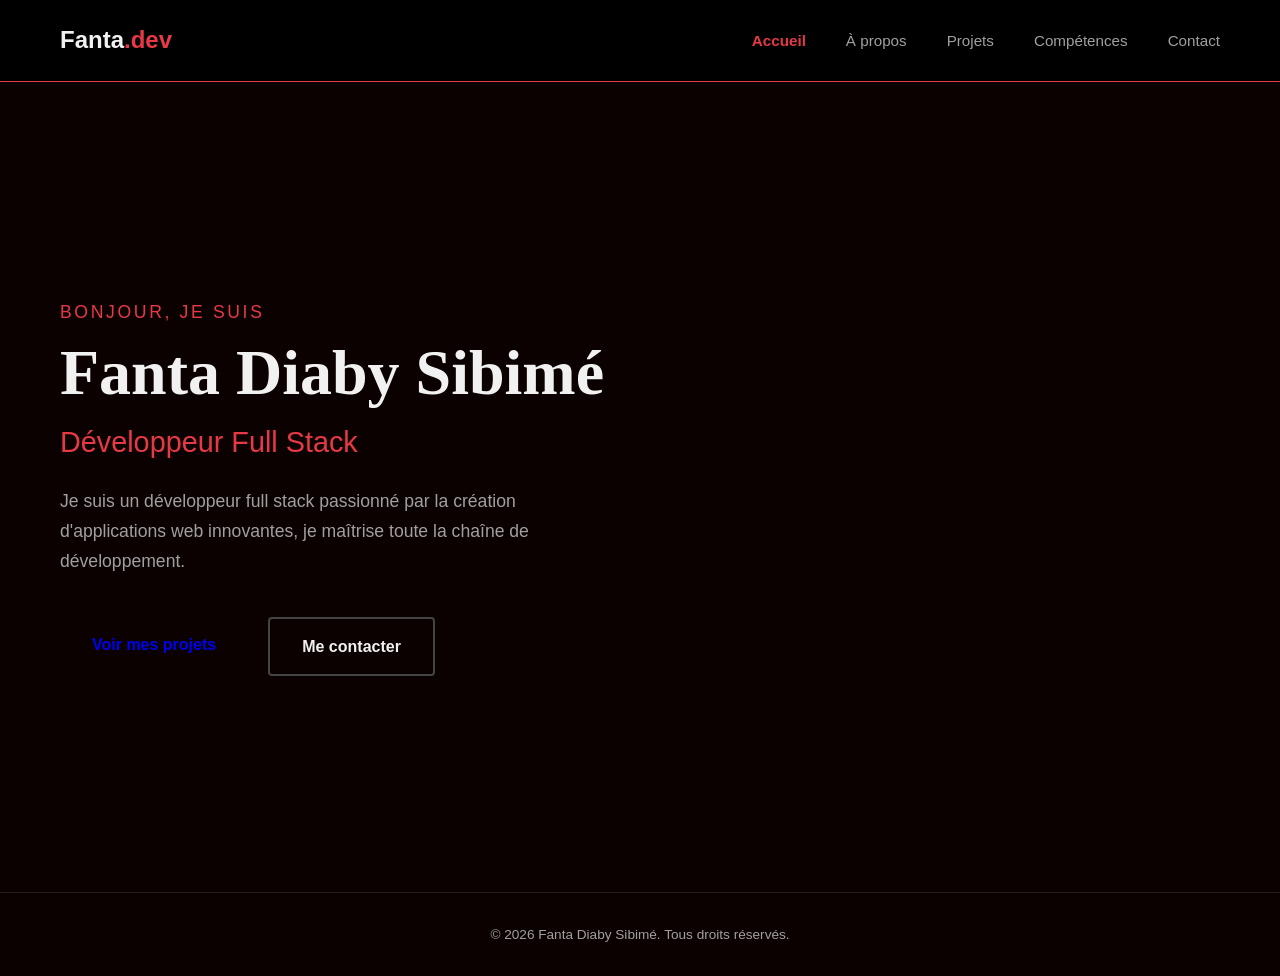
<file: index.html>
﻿<!DOCTYPE html>
<html lang="fr">
<head>
  <meta charset="UTF-8">
  <meta name="viewport" content="width=device-width, initial-scale=1.0">
  <title>Mon portfolio</title>
  <link rel="stylesheet" href="css/index.css">
</head>
<body>
  <header>
    <!-- En-tête : logo + navigation -->
    <nav>
      <div class="nav-logo">Fanta<span>.dev</span></div>
      <div class="hamburger" id="hamburger">
        <span></span>
        <span></span>
        <span></span>
      </div>
      <ul class="nav-liens" id="nav-liens">
        <li><a href="index.html" class="actif">Accueil</a></li>
        <li><a href="propos.html">À propos</a></li>
        <li><a href="projet.html">Projets</a></li>
        <li><a href="competence.html">Compétences</a></li>
        <li><a href="contact.html">Contact</a></li>
      </ul>
    </nav>
  </header>
  <main>
    <!-- Section héro principale -->
    <section class="hero">
      <p class="hero-bonjour animer">Bonjour, je suis</p>
      <h1 class="hero-nom animer">Fanta Diaby Sibimé</h1>
      <h2 class="hero-metier animer">Développeur Full Stack</h2>
      <p class="hero-description animer">Je suis un développeur full stack passionné par la création d'applications web innovantes, je maîtrise toute la chaîne de développement.</p>
      <div class="hero-buttons">
        <a href="projet.html" class="btn">Voir mes projets</a>
        <a href="contact.html" class="btn btn-outline">Me contacter</a>
      </div>
    </section>
  </main>
  <footer>
    <p>&copy; 2026 Fanta Diaby Sibimé. Tous droits réservés.</p>
  </footer>
<script src="JS_SCRIPT/script.js"></script>
</body>
</html>
</file>
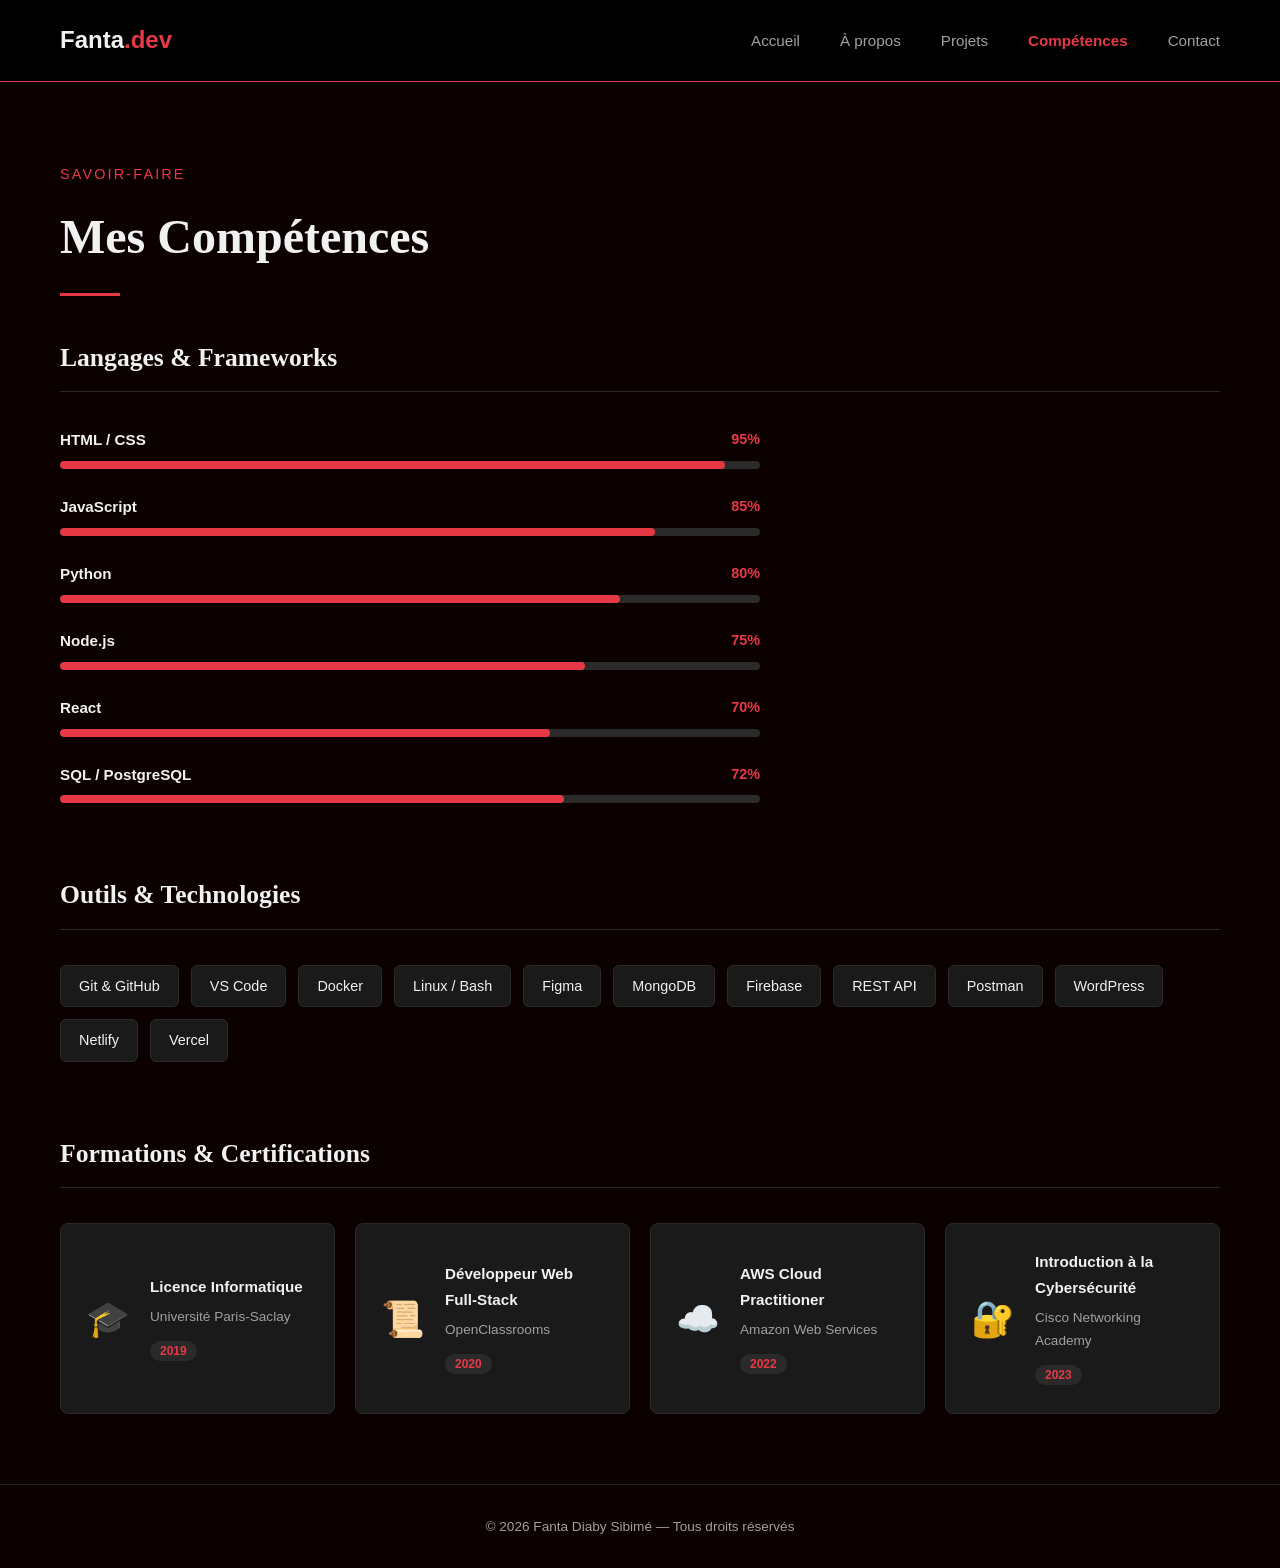
<file: competence.html>
﻿<!DOCTYPE html>
<html lang="fr">
<head>
  <meta charset="UTF-8">
  <meta name="viewport" content="width=device-width, initial-scale=1.0">
  <title>Compétences — Fanta Diaby Sibimé</title>
  <link rel="stylesheet" href="css/competence.css">
</head>
<body>
  <!-- En-tête : logo + navigation -->
  <nav>
    <div class="nav-logo">Fanta<span>.dev</span></div>
    <div class="hamburger" id="hamburger">
      <span></span>
      <span></span>
      <span></span>
    </div>
    <ul class="nav-liens" id="nav-liens">
      <li><a href="index.html">Accueil</a></li>
      <li><a href="propos.html">À propos</a></li>
      <li><a href="projet.html">Projets</a></li>
      <li><a href="competence.html" class="actif">Compétences</a></li>
      <li><a href="contact.html">Contact</a></li>
    </ul>
  </nav>
  <main>
    <section class="page-entete">
      <p class="label-rouge">Savoir-faire</p>
      <h1 class="page-titre">Mes Compétences</h1>
      <div class="ligne-rouge"></div>
    </section>
    <section class="comp-section animer">
      <h2 class="comp-titre">Langages & Frameworks</h2>
      <div class="barres">
        <div class="barre-item">
          <div class="barre-info">
            <span class="barre-nom">HTML / CSS</span>
            <span class="barre-pct">95%</span>
          </div>
          <div class="barre-fond"><div class="barre-remplissage" data-largeur="95"></div></div>
        </div>
        <div class="barre-item">
          <div class="barre-info">
            <span class="barre-nom">JavaScript</span>
            <span class="barre-pct">85%</span>
          </div>
          <div class="barre-fond"><div class="barre-remplissage" data-largeur="85"></div></div>
        </div>
        <div class="barre-item">
          <div class="barre-info">
            <span class="barre-nom">Python</span>
            <span class="barre-pct">80%</span>
          </div>
          <div class="barre-fond"><div class="barre-remplissage" data-largeur="80"></div></div>
        </div>
        <div class="barre-item">
          <div class="barre-info">
            <span class="barre-nom">Node.js</span>
            <span class="barre-pct">75%</span>
          </div>
          <div class="barre-fond"><div class="barre-remplissage" data-largeur="75"></div></div>
        </div>
        <div class="barre-item">
          <div class="barre-info">
            <span class="barre-nom">React</span>
            <span class="barre-pct">70%</span>
          </div>
          <div class="barre-fond"><div class="barre-remplissage" data-largeur="70"></div></div>
        </div>
        <div class="barre-item">
          <div class="barre-info">
            <span class="barre-nom">SQL / PostgreSQL</span>
            <span class="barre-pct">72%</span>
          </div>
          <div class="barre-fond"><div class="barre-remplissage" data-largeur="72"></div></div>
        </div>
      </div>
    </section>
    <section class="comp-section">
      <h2 class="comp-titre">Outils & Technologies</h2>
      <div class="badges-grille">
        <span class="badge">Git & GitHub</span>
        <span class="badge">VS Code</span>
        <span class="badge">Docker</span>
        <span class="badge">Linux / Bash</span>
        <span class="badge">Figma</span>
        <span class="badge">MongoDB</span>
        <span class="badge">Firebase</span>
        <span class="badge">REST API</span>
        <span class="badge">Postman</span>
        <span class="badge">WordPress</span>
        <span class="badge">Netlify</span>
        <span class="badge">Vercel</span>
      </div>
    </section>
    <section class="comp-section">
      <h2 class="comp-titre">Formations & Certifications</h2>
      <div class="certifs-grille">
        <div class="certif-carte">
          <div class="certif-icone">🎓</div>
          <div class="certif-infos">
            <h3 class="certif-titre">Licence Informatique</h3>
            <p class="certif-organisme">Université Paris-Saclay</p>
            <span class="certif-annee">2019</span>
          </div>
        </div>
        <div class="certif-carte">
          <div class="certif-icone">📜</div>
          <div class="certif-infos">
            <h3 class="certif-titre">Développeur Web Full-Stack</h3>
            <p class="certif-organisme">OpenClassrooms</p>
            <span class="certif-annee">2020</span>
          </div>
        </div>
        <div class="certif-carte">
          <div class="certif-icone">☁️</div>
          <div class="certif-infos">
            <h3 class="certif-titre">AWS Cloud Practitioner</h3>
            <p class="certif-organisme">Amazon Web Services</p>
            <span class="certif-annee">2022</span>
          </div>
        </div>
        <div class="certif-carte">
          <div class="certif-icone">🔐</div>
          <div class="certif-infos">
            <h3 class="certif-titre">Introduction à la Cybersécurité</h3>
            <p class="certif-organisme">Cisco Networking Academy</p>
            <span class="certif-annee">2023</span>
          </div>
        </div>
      </div>
    </section>
  </main>
  <footer>
    <p>© 2026 Fanta Diaby Sibimé — Tous droits réservés</p>
  </footer>
  <script src="JS_SCRIPT/script.js"></script>
</body>
</html>
</file>
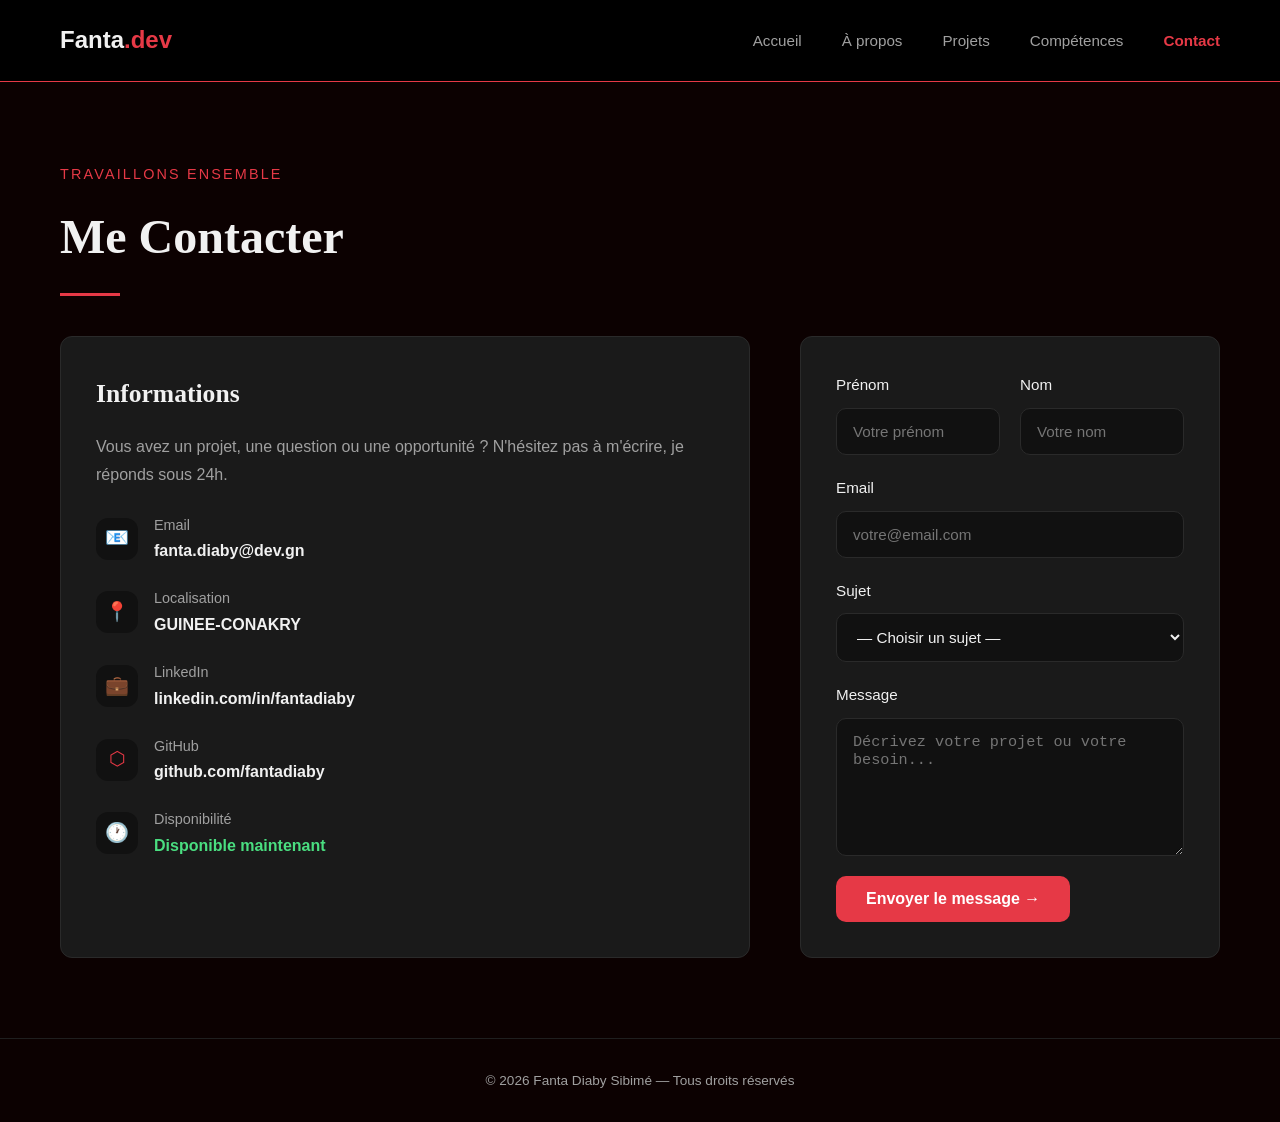
<file: contact.html>
﻿<!DOCTYPE html>
<html lang="fr">
<head>
  <meta charset="UTF-8">
  <meta name="viewport" content="width=device-width, initial-scale=1.0">
  <title>Contact — Fanta Diaby Sibimé</title>
  <link rel="stylesheet" href="css/contact.css">
</head>
<body>
  <!-- En-tête : logo + navigation -->
  <nav>
    <div class="nav-logo">Fanta<span>.dev</span></div>
    <div class="hamburger" id="hamburger">
      <span></span>
      <span></span>
      <span></span>
    </div>
    <ul class="nav-liens" id="nav-liens">
      <li><a href="index.html">Accueil</a></li>
      <li><a href="propos.html">À propos</a></li>
      <li><a href="projet.html">Projets</a></li>
      <li><a href="competence.html">Compétences</a></li>
      <li><a href="contact.html" class="actif">Contact</a></li>
    </ul>
  </nav>
  <main>
    <section class="page-entete">
      <p class="label-rouge">Travaillons ensemble</p>
      <h1 class="page-titre">Me Contacter</h1>
      <div class="ligne-rouge"></div>
    </section>
    <section class="contact-grille">
      <div class="contact-gauche animer">
        <h2 class="contact-sous-titre">Informations</h2>
        <p class="contact-intro">Vous avez un projet, une question ou une opportunité ? N'hésitez pas à m'écrire, je réponds sous 24h.</p>
        <div class="info-contact">
          <div class="info-icone">📧</div>
          <div>
            <p class="info-label">Email</p>
            <p class="info-valeur">fanta.diaby@dev.gn</p>
          </div>
        </div>
        <div class="info-contact">
          <div class="info-icone">📍</div>
          <div>
            <p class="info-label">Localisation</p>
            <p class="info-valeur">GUINEE-CONAKRY</p>
          </div>
        </div>
        <div class="info-contact">
          <div class="info-icone">💼</div>
          <div>
            <p class="info-label">LinkedIn</p>
            <p class="info-valeur">linkedin.com/in/fantadiaby</p>
          </div>
        </div>
        <div class="info-contact">
          <div class="info-icone">⬡</div>
          <div>
            <p class="info-label">GitHub</p>
            <p class="info-valeur">github.com/fantadiaby</p>
          </div>
        </div>
        <div class="info-contact">
          <div class="info-icone">🕐</div>
          <div>
            <p class="info-label">Disponibilité</p>
            <p class="info-valeur disponible">Disponible maintenant</p>
          </div>
        </div>
      </div>
      <div class="contact-droite animer">
        <div class="formulaire" id="formulaire">
          <div class="champs-ligne">
            <div class="champ-groupe">
              <label for="prenom">Prénom</label>
              <input type="text" id="prenom" placeholder="Votre prénom" />
            </div>
            <div class="champ-groupe">
              <label for="nom">Nom</label>
              <input type="text" id="nom" placeholder="Votre nom" />
            </div>
          </div>
          <div class="champ-groupe">
            <label for="email">Email</label>
            <input type="email" id="email" placeholder="votre@email.com" />
          </div>
          <div class="champ-groupe">
            <label for="sujet">Sujet</label>
            <select id="sujet">
              <option value="">— Choisir un sujet —</option>
              <option value="projet">Proposition de projet</option>
              <option value="freelance">Mission freelance</option>
              <option value="collaboration">Collaboration</option>
              <option value="autre">Autre</option>
            </select>
          </div>
          <div class="champ-groupe">
            <label for="message">Message</label>
            <textarea id="message" rows="6" placeholder="Décrivez votre projet ou votre besoin..."></textarea>
          </div>
          <button class="btn btn-principal" id="btn-envoyer">Envoyer le message →</button>
        </div>
        <div class="message-succes" id="message-succes">
          <div class="succes-icone">✓</div>
          <h3>Message envoyé !</h3>
          <p>Merci pour votre message. Je vous répondrai sous 24h.</p>
        </div>
      </div>
    </section>
  </main>
  <footer>
    <p>© 2026 Fanta Diaby Sibimé — Tous droits réservés</p>
  </footer>
  <script src="JS_SCRIPT/script.js"></script>
</body>
</html>
</file>
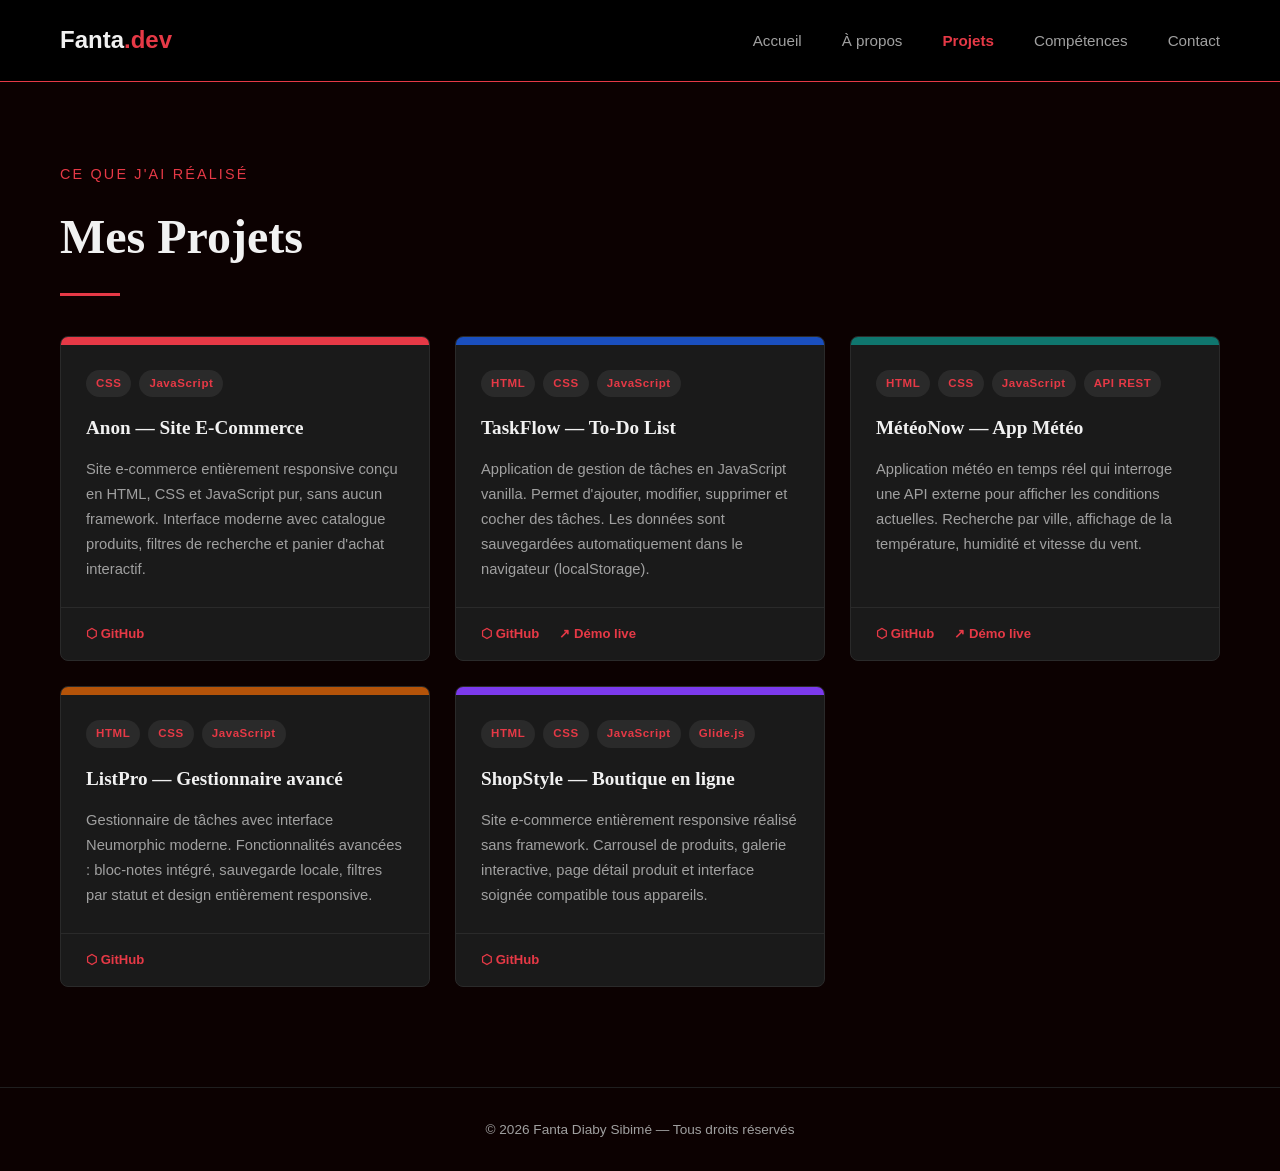
<file: projet.html>
﻿<!DOCTYPE html>
<html lang="fr">
<head>
  <meta charset="UTF-8">
  <meta name="viewport" content="width=device-width, initial-scale=1.0">
  <title>Projets — Fanta Diaby Sibimé</title>
  <link rel="stylesheet" href="css/projet.css">
</head>
<body>
  <!-- En-tête : logo + navigation -->
  <nav>
    <div class="nav-logo">Fanta<span>.dev</span></div>
    <div class="hamburger" id="hamburger">
      <span></span>
      <span></span>
      <span></span>
    </div>
    <ul class="nav-liens" id="nav-liens">
      <li><a href="index.html">Accueil</a></li>
      <li><a href="propos.html">À propos</a></li>
      <li><a href="projet.html" class="actif">Projets</a></li>
      <li><a href="competence.html">Compétences</a></li>
      <li><a href="contact.html">Contact</a></li>
    </ul>
  </nav>
  <main>
    <section class="page-entete">
      <p class="label-rouge">ce que j'ai réalisé</p>
      <h1 class="page-titre">Mes Projets</h1>
      <div class="ligne-rouge"></div>
    </section>
    <!-- Liste des projets -->
    <section class="projets-grille">
      <div class="carte animer">
        <div class="carte-entete rouge"></div>
        <div class="carte-corps">
          <div class="carte-tags">
            <span class="tag">CSS</span>
            <span class="tag">JavaScript</span>
          </div>
          <h2 class="carte-titre">Anon — Site E-Commerce</h2>
          <p class="carte-description">Site e-commerce entièrement responsive conçu en HTML, CSS et JavaScript pur, sans aucun framework. Interface moderne avec catalogue produits, filtres de recherche et panier d'achat interactif.</p>
        </div>
        <div class="carte-pied">
          <a href="https://github.com/codewithsadee/anon-ecommerce-website" target="_blank" rel="noopener" class="carte-lien">⬡ GitHub</a>
        </div>
      </div>
      <div class="carte animer">
        <div class="carte-entete bleu"></div>
        <div class="carte-corps">
          <div class="carte-tags">
            <span class="tag">HTML</span>
            <span class="tag">CSS</span>
            <span class="tag">JavaScript</span>
          </div>
          <h2 class="carte-titre">TaskFlow — To-Do List</h2>
          <p class="carte-description">Application de gestion de tâches en JavaScript vanilla. Permet d'ajouter, modifier, supprimer et cocher des tâches. Les données sont sauvegardées automatiquement dans le navigateur (localStorage).</p>
        </div>
        <div class="carte-pied">
          <a href="https://github.com/itkrivoshei/Vanilla-Js-ToDoList" target="_blank" rel="noopener" class="carte-lien">⬡ GitHub</a>
          <a href="https://itkrivoshei.github.io/Vanilla-Js-ToDoList/" target="_blank" rel="noopener" class="carte-lien">↗ Démo live</a>
        </div>
      </div>
      <div class="carte animer">
        <div class="carte-entete vert"></div>
        <div class="carte-corps">
          <div class="carte-tags">
            <span class="tag">HTML</span>
            <span class="tag">CSS</span>
            <span class="tag">JavaScript</span>
            <span class="tag">API REST</span>
          </div>
          <h2 class="carte-titre">MétéoNow — App Météo</h2>
          <p class="carte-description">Application météo en temps réel qui interroge une API externe pour afficher les conditions actuelles. Recherche par ville, affichage de la température, humidité et vitesse du vent.</p>
        </div>
        <div class="carte-pied">
          <a href="https://github.com/Prince-Shivaram/Simple-Weather-App" target="_blank" rel="noopener" class="carte-lien">⬡ GitHub</a>
          <a href="https://prince-shivaram.github.io/Simple-Weather-App/" target="_blank" rel="noopener" class="carte-lien">↗ Démo live</a>
        </div>
      </div>
      <div class="carte animer">
        <div class="carte-entete orange"></div>
        <div class="carte-corps">
          <div class="carte-tags">
            <span class="tag">HTML</span>
            <span class="tag">CSS</span>
            <span class="tag">JavaScript</span>
          </div>
          <h2 class="carte-titre">ListPro — Gestionnaire avancé</h2>
          <p class="carte-description">Gestionnaire de tâches avec interface Neumorphic moderne. Fonctionnalités avancées : bloc-notes intégré, sauvegarde locale, filtres par statut et design entièrement responsive.</p>
        </div>
        <div class="carte-pied">
          <a href="https://github.com/tusharnankani/ToDoList" target="_blank" rel="noopener" class="carte-lien">⬡ GitHub</a>
        </div>
      </div>
      <div class="carte animer">
        <div class="carte-entete violet"></div>
        <div class="carte-corps">
          <div class="carte-tags">
            <span class="tag">HTML</span>
            <span class="tag">CSS</span>
            <span class="tag">JavaScript</span>
            <span class="tag">Glide.js</span>
          </div>
          <h2 class="carte-titre">ShopStyle — Boutique en ligne</h2>
          <p class="carte-description">Site e-commerce entièrement responsive réalisé sans framework. Carrousel de produits, galerie interactive, page détail produit et interface soignée compatible tous appareils.</p>
        </div>
        <div class="carte-pied">
          <a href="https://github.com/sinansaricayir/e-commerce-project" target="_blank" rel="noopener" class="carte-lien">⬡ GitHub</a>
        </div>
      </div>
    </section>
  </main>
  <footer>
    <p>© 2026 Fanta Diaby Sibimé — Tous droits réservés</p>
  </footer>
  <script src="JS_SCRIPT/script.js"></script>
</body>
</html>
</file>
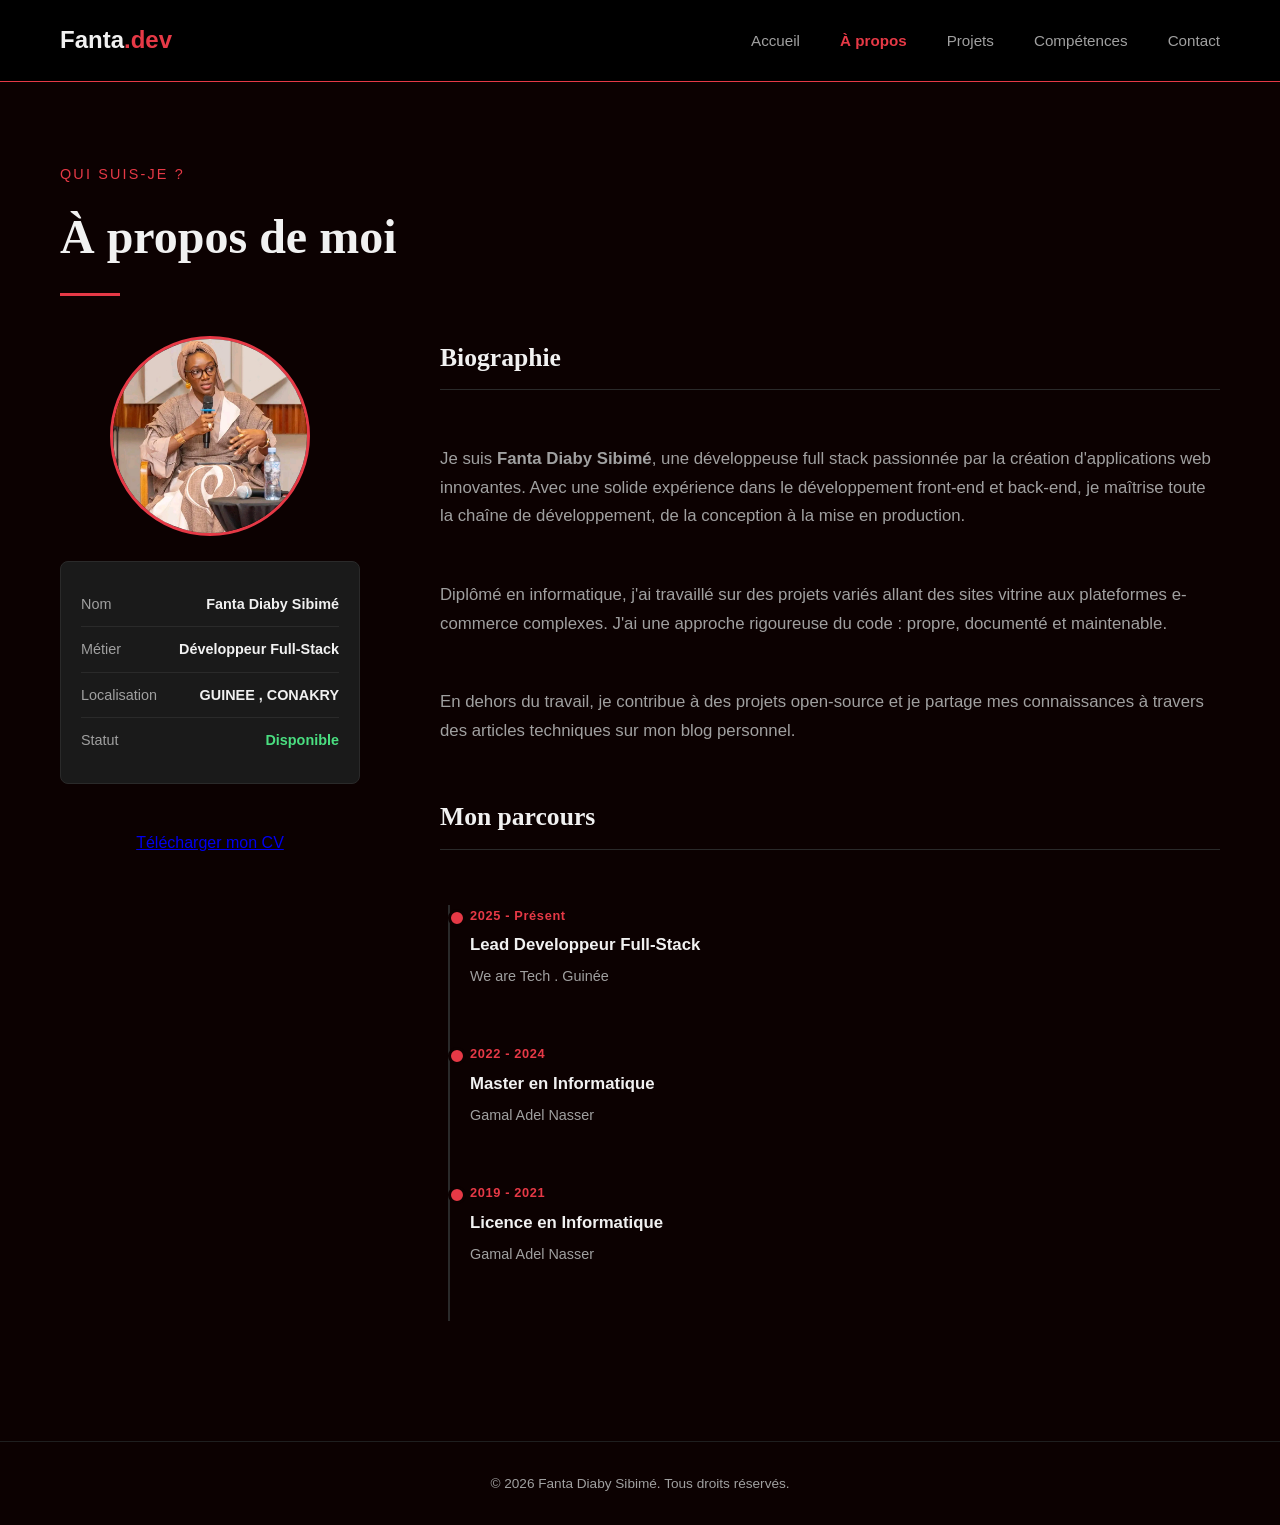
<file: propos.html>
﻿<!DOCTYPE html>
<html lang="fr">
<head>
  <meta charset="UTF-8">
  <meta name="viewport" content="width=device-width, initial-scale=1.0">
  <title>A propos — Fanta Diaby Sibimé</title>
  <link rel="stylesheet" href="css/propos.css">
</head>
<body>
  <!-- En-tête : logo + navigation -->
  <nav>
    <div class="nav-logo">Fanta<span>.dev</span></div>
    <div class="hamburger" id="hamburger">
      <span></span>
      <span></span>
      <span></span>
    </div>
    <ul class="nav-liens" id="nav-liens">
      <li><a href="index.html">Accueil</a></li>
      <li><a href="propos.html" class="actif">À propos</a></li>
      <li><a href="projet.html">Projets</a></li>
      <li><a href="competence.html">Compétences</a></li>
      <li><a href="contact.html">Contact</a></li>
    </ul>
  </nav>
  <main>
    <section class="page-entete">
      <p class="label-rouge">Qui suis-je ?</p>
      <h1 class="page-titre">À propos de moi</h1>
      <div class="ligne-rouge"></div>
    </section>
    <!-- Présentation personnelle et parcours -->
    <section class="apropos-grille">
      <div class="apropos-gauche animer">
        <div class="avatar">
          <img src="image/fanta .jpeg" alt="photo de Fanta Diaby Sibimé" class="avatar-image">
        </div>
        <div class="avatar-infos">
          <div class="info-ligne">
            <span class="info-label">Nom</span>
            <span class="info-valeur">Fanta Diaby Sibimé</span>
          </div>
          <div class="info-ligne">
            <span class="info-label">Métier</span>
            <span class="info-valeur">Développeur Full-Stack</span>
          </div>
          <div class="info-ligne">
            <span class="info-label">Localisation</span>
            <span class="info-valeur">GUINEE , CONAKRY</span>
          </div>
          <div class="info-ligne">
            <span class="info-label">Statut</span>
            <span class="info-valeur disponible">Disponible</span>
          </div>
        </div>
        <a href="http://enhancv.com/uk/cv-examples/full-stack-developer/?utm_source=google&utm_medium=cpc&utm_campaign=google_performance_max_non_core_markets&gad_source=1&gad_campaignid=23141805329&gbraid=0AAAABAzSV3b1vax7_nVp0O2zOHpHIEGmj&gclid=Cj0KCQjwkYLPBhC3ARIsAIyHi3TPb71ISfjer2mvAekBXN1vXt3SGUwWvFf9mhgmshZvSNPbodneud4aAi24EALw_wcB" class="btn btn-principal" style="text-align: center; margin-top: 20px;">Télécharger mon CV</a>
      </div>
      <div class="apropos-droite animer">
        <h2 class="sous-titre">Biographie</h2>
        <p>Je suis <strong>Fanta Diaby Sibimé</strong>, une développeuse full stack passionnée par la création d'applications web innovantes. Avec une solide expérience dans le développement front-end et back-end, je maîtrise toute la chaîne de développement, de la conception à la mise en production.</p>
        <p>Diplômé en informatique, j'ai travaillé sur des projets variés allant des sites vitrine aux plateformes e-commerce complexes. J'ai une approche rigoureuse du code : propre, documenté et maintenable.</p>
        <p>En dehors du travail, je contribue à des projets open-source et je partage mes connaissances à travers des articles techniques sur mon blog personnel.</p>
        <h2 class="sous-titre">Mon parcours</h2>
        <div class="timeline">
          <div class="timeline-element">
            <div class="timeline-point"></div>
            <div class="timeline-contenu">
              <span class="timeline-annee">2025 - Présent</span>
              <h3 class="timeline-poste">Lead Developpeur Full-Stack</h3>
              <p class="timeline-entreprise">We are Tech . Guinée</p>
            </div>
          </div>
          <div class="timeline-element">
            <div class="timeline-point"></div>
            <div class="timeline-contenu">
              <span class="timeline-annee">2022 - 2024</span>
              <h3 class="timeline-poste">Master en Informatique</h3>
              <p class="timeline-entreprise">Gamal Adel Nasser</p>
            </div>
          </div>
          <div class="timeline-element">
            <div class="timeline-point"></div>
            <div class="timeline-contenu">
              <span class="timeline-annee">2019 - 2021</span>
              <h3 class="timeline-poste">Licence en Informatique</h3>
              <p class="timeline-entreprise">Gamal Adel Nasser</p>
            </div>
          </div>
        </div>
      </div>
    </section>
  </main>
  <footer>
    <p>&copy; 2026 Fanta Diaby Sibimé. Tous droits réservés.</p>
  </footer>
  <script src="JS_SCRIPT/script.js"></script>
</body>
</html>
</file>
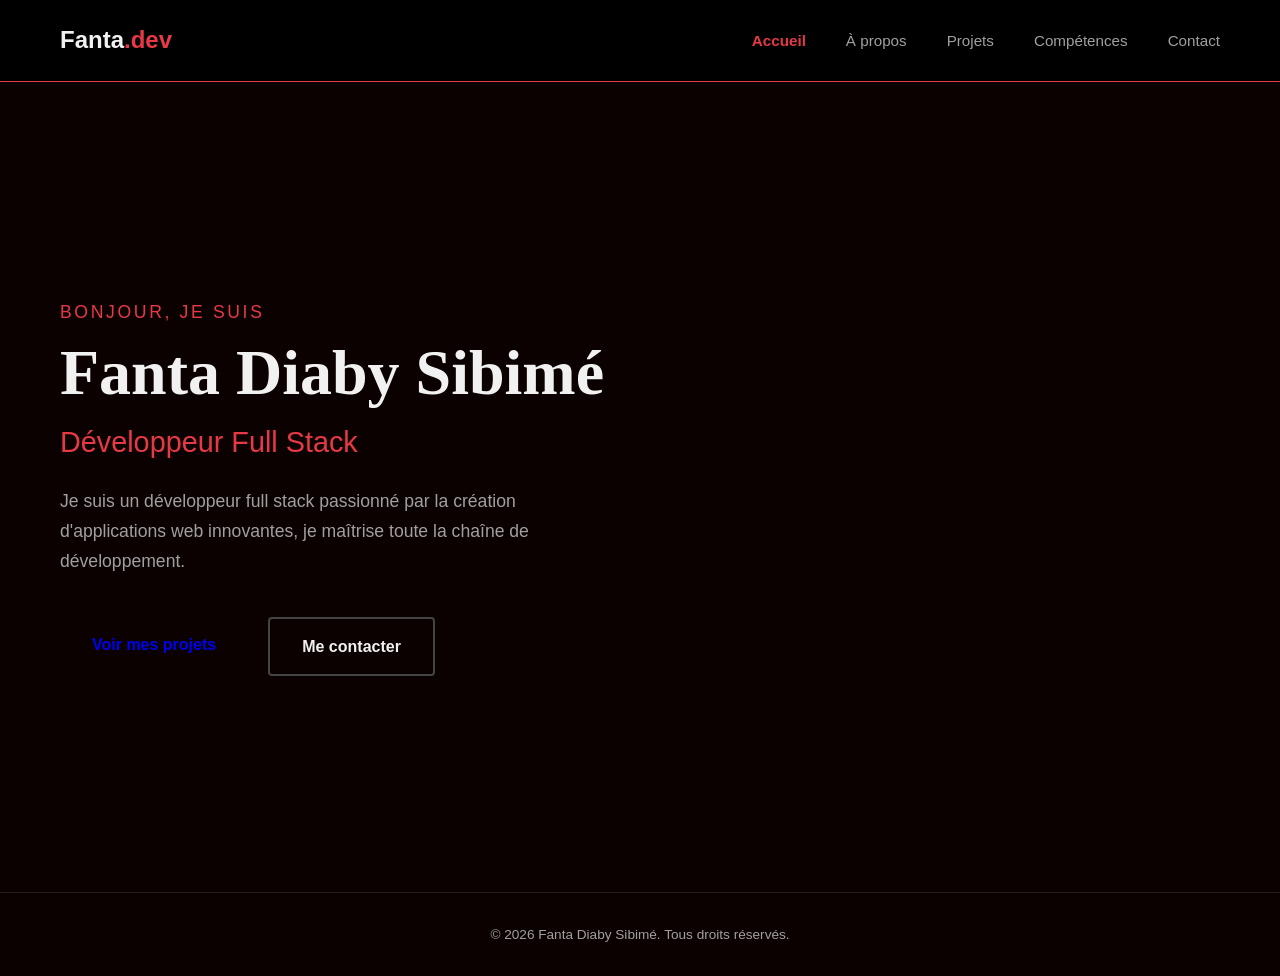
<file: Mini-projet Web1 S2/1-indix.html>
﻿<!DOCTYPE html>
<html lang="fr">
<head>
  <meta charset="UTF-8">
  <meta name="viewport" content="width=device-width, initial-scale=1.0">
  <title>Mon portfolio</title>
  <link rel="stylesheet" href="css/1-style.css">
</head>
<body>
  <header>
    <!-- En-tête : logo + navigation -->
    <nav>
      <div class="nav-logo">Fanta<span>.dev</span></div>
      <div class="hamburger" id="hamburger">
        <span></span>
        <span></span>
        <span></span>
      </div>
      <ul class="nav-liens" id="nav-liens">
        <li><a href="1-indix.html" class="actif">Accueil</a></li>
        <li><a href="2-propos.html">À propos</a></li>
        <li><a href="3-projet.html">Projets</a></li>
        <li><a href="4-compétence.html">Compétences</a></li>
        <li><a href="5-contact.html">Contact</a></li>
      </ul>
    </nav>
  </header>
  <main>
    <!-- Section héro principale -->
    <section class="hero">
      <p class="hero-bonjour animer">Bonjour, je suis</p>
      <h1 class="hero-nom animer">Fanta Diaby Sibimé</h1>
      <h2 class="hero-metier animer">Développeur Full Stack</h2>
      <p class="hero-description animer">Je suis un développeur full stack passionné par la création d'applications web innovantes, je maîtrise toute la chaîne de développement.</p>
      <div class="hero-buttons">
        <a href="3-projet.html" class="btn">Voir mes projets</a>
        <a href="5-contact.html" class="btn btn-outline">Me contacter</a>
      </div>
    </section>
  </main>
  <footer>
    <p>&copy; 2026 Fanta Diaby Sibimé. Tous droits réservés.</p>
  </footer>
<script src="JS_SCRIPT/script.js"></script>
</body>
</html>
</file>
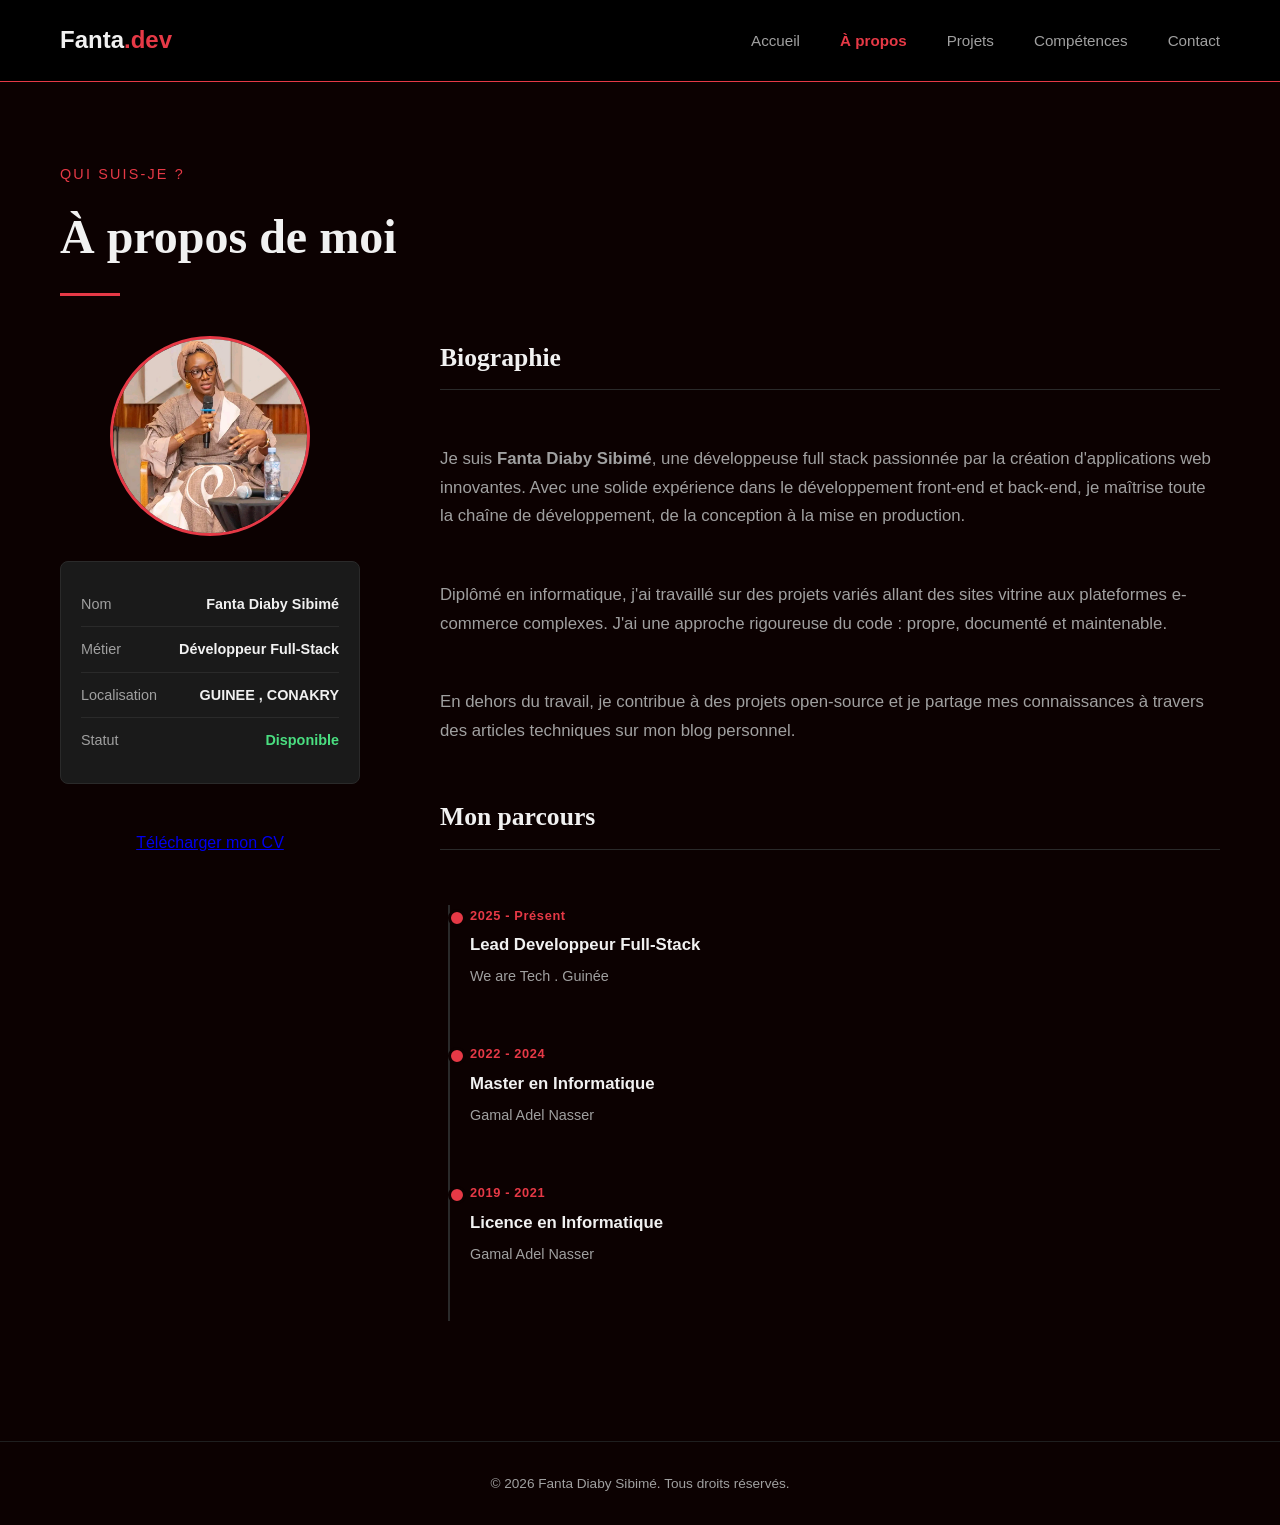
<file: Mini-projet Web1 S2/2-propos.html>
﻿<!DOCTYPE html>
<html lang="fr">
<head>
  <meta charset="UTF-8">
  <meta name="viewport" content="width=device-width, initial-scale=1.0">
  <title>A propos — Fanta Diaby Sibimé</title>
  <link rel="stylesheet" href="css/2-style.css">
</head>
<body>
  <!-- En-tête : logo + navigation -->
  <nav>
    <div class="nav-logo">Fanta<span>.dev</span></div>
    <div class="hamburger" id="hamburger">
      <span></span>
      <span></span>
      <span></span>
    </div>
    <ul class="nav-liens" id="nav-liens">
      <li><a href="1-indix.html">Accueil</a></li>
      <li><a href="2-propos.html" class="actif">À propos</a></li>
      <li><a href="3-projet.html">Projets</a></li>
      <li><a href="4-compétence.html">Compétences</a></li>
      <li><a href="5-contact.html">Contact</a></li>
    </ul>
  </nav>
  <main>
    <section class="page-entete">
      <p class="label-rouge">Qui suis-je ?</p>
      <h1 class="page-titre">À propos de moi</h1>
      <div class="ligne-rouge"></div>
    </section>
    <!-- Présentation personnelle et parcours -->
    <section class="apropos-grille">
      <div class="apropos-gauche animer">
        <div class="avatar">
          <img src="image/fanta .jpeg" alt="photo de Fanta Diaby Sibimé" class="avatar-image">
        </div>
        <div class="avatar-infos">
          <div class="info-ligne">
            <span class="info-label">Nom</span>
            <span class="info-valeur">Fanta Diaby Sibimé</span>
          </div>
          <div class="info-ligne">
            <span class="info-label">Métier</span>
            <span class="info-valeur">Développeur Full-Stack</span>
          </div>
          <div class="info-ligne">
            <span class="info-label">Localisation</span>
            <span class="info-valeur">GUINEE , CONAKRY</span>
          </div>
          <div class="info-ligne">
            <span class="info-label">Statut</span>
            <span class="info-valeur disponible">Disponible</span>
          </div>
        </div>
        <a href="http://enhancv.com/uk/cv-examples/full-stack-developer/?utm_source=google&utm_medium=cpc&utm_campaign=google_performance_max_non_core_markets&gad_source=1&gad_campaignid=23141805329&gbraid=0AAAABAzSV3b1vax7_nVp0O2zOHpHIEGmj&gclid=Cj0KCQjwkYLPBhC3ARIsAIyHi3TPb71ISfjer2mvAekBXN1vXt3SGUwWvFf9mhgmshZvSNPbodneud4aAi24EALw_wcB" class="btn btn-principal" style="text-align: center; margin-top: 20px;">Télécharger mon CV</a>
      </div>
      <div class="apropos-droite animer">
        <h2 class="sous-titre">Biographie</h2>
        <p>Je suis <strong>Fanta Diaby Sibimé</strong>, une développeuse full stack passionnée par la création d'applications web innovantes. Avec une solide expérience dans le développement front-end et back-end, je maîtrise toute la chaîne de développement, de la conception à la mise en production.</p>
        <p>Diplômé en informatique, j'ai travaillé sur des projets variés allant des sites vitrine aux plateformes e-commerce complexes. J'ai une approche rigoureuse du code : propre, documenté et maintenable.</p>
        <p>En dehors du travail, je contribue à des projets open-source et je partage mes connaissances à travers des articles techniques sur mon blog personnel.</p>
        <h2 class="sous-titre">Mon parcours</h2>
        <div class="timeline">
          <div class="timeline-element">
            <div class="timeline-point"></div>
            <div class="timeline-contenu">
              <span class="timeline-annee">2025 - Présent</span>
              <h3 class="timeline-poste">Lead Developpeur Full-Stack</h3>
              <p class="timeline-entreprise">We are Tech . Guinée</p>
            </div>
          </div>
          <div class="timeline-element">
            <div class="timeline-point"></div>
            <div class="timeline-contenu">
              <span class="timeline-annee">2022 - 2024</span>
              <h3 class="timeline-poste">Master en Informatique</h3>
              <p class="timeline-entreprise">Gamal Adel Nasser</p>
            </div>
          </div>
          <div class="timeline-element">
            <div class="timeline-point"></div>
            <div class="timeline-contenu">
              <span class="timeline-annee">2019 - 2021</span>
              <h3 class="timeline-poste">Licence en Informatique</h3>
              <p class="timeline-entreprise">Gamal Adel Nasser</p>
            </div>
          </div>
        </div>
      </div>
    </section>
  </main>
  <footer>
    <p>&copy; 2026 Fanta Diaby Sibimé. Tous droits réservés.</p>
  </footer>
  <script src="JS_SCRIPT/script.js"></script>
</body>
</html>
</file>
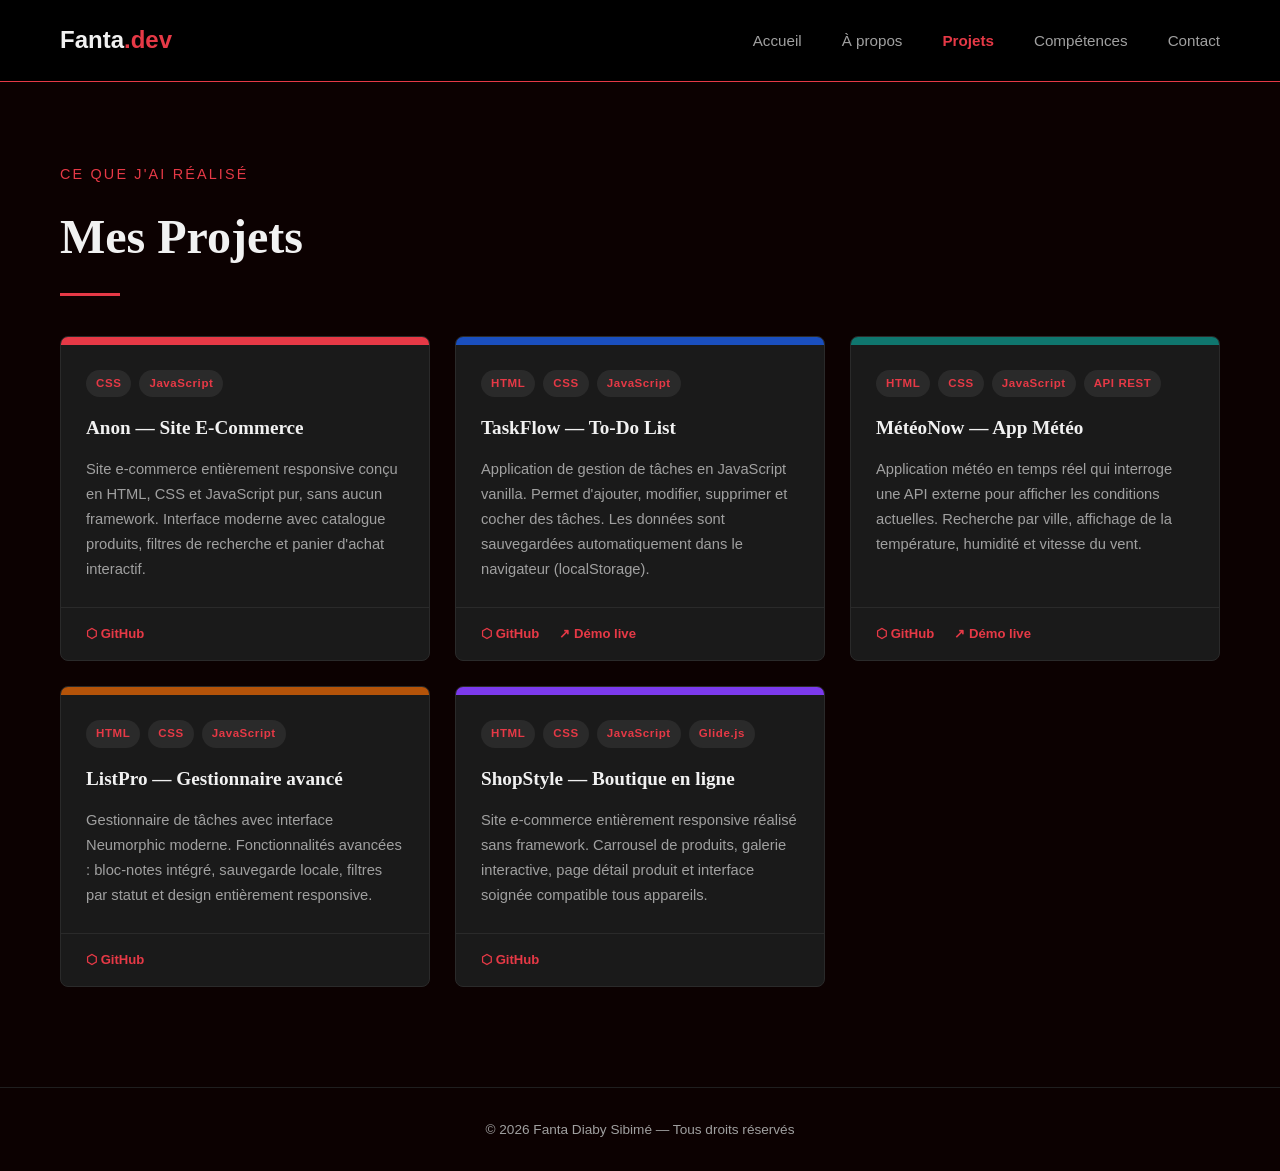
<file: Mini-projet Web1 S2/3-projet.html>
﻿<!DOCTYPE html>
<html lang="fr">
<head>
  <meta charset="UTF-8">
  <meta name="viewport" content="width=device-width, initial-scale=1.0">
  <title>Projets — Fanta Diaby Sibimé</title>
  <link rel="stylesheet" href="css/3-style.css">
</head>
<body>
  <!-- En-tête : logo + navigation -->
  <nav>
    <div class="nav-logo">Fanta<span>.dev</span></div>
    <div class="hamburger" id="hamburger">
      <span></span>
      <span></span>
      <span></span>
    </div>
    <ul class="nav-liens" id="nav-liens">
      <li><a href="1-indix.html">Accueil</a></li>
      <li><a href="2-propos.html">À propos</a></li>
      <li><a href="3-projet.html" class="actif">Projets</a></li>
      <li><a href="4-compétence.html">Compétences</a></li>
      <li><a href="5-contact.html">Contact</a></li>
    </ul>
  </nav>
  <main>
    <section class="page-entete">
      <p class="label-rouge">ce que j'ai réalisé</p>
      <h1 class="page-titre">Mes Projets</h1>
      <div class="ligne-rouge"></div>
    </section>
    <!-- Liste des projets -->
    <section class="projets-grille">
      <div class="carte animer">
        <div class="carte-entete rouge"></div>
        <div class="carte-corps">
          <div class="carte-tags">
            <span class="tag">CSS</span>
            <span class="tag">JavaScript</span>
          </div>
          <h2 class="carte-titre">Anon — Site E-Commerce</h2>
          <p class="carte-description">Site e-commerce entièrement responsive conçu en HTML, CSS et JavaScript pur, sans aucun framework. Interface moderne avec catalogue produits, filtres de recherche et panier d'achat interactif.</p>
        </div>
        <div class="carte-pied">
          <a href="https://github.com/codewithsadee/anon-ecommerce-website" target="_blank" rel="noopener" class="carte-lien">⬡ GitHub</a>
        </div>
      </div>
      <div class="carte animer">
        <div class="carte-entete bleu"></div>
        <div class="carte-corps">
          <div class="carte-tags">
            <span class="tag">HTML</span>
            <span class="tag">CSS</span>
            <span class="tag">JavaScript</span>
          </div>
          <h2 class="carte-titre">TaskFlow — To-Do List</h2>
          <p class="carte-description">Application de gestion de tâches en JavaScript vanilla. Permet d'ajouter, modifier, supprimer et cocher des tâches. Les données sont sauvegardées automatiquement dans le navigateur (localStorage).</p>
        </div>
        <div class="carte-pied">
          <a href="https://github.com/itkrivoshei/Vanilla-Js-ToDoList" target="_blank" rel="noopener" class="carte-lien">⬡ GitHub</a>
          <a href="https://itkrivoshei.github.io/Vanilla-Js-ToDoList/" target="_blank" rel="noopener" class="carte-lien">↗ Démo live</a>
        </div>
      </div>
      <div class="carte animer">
        <div class="carte-entete vert"></div>
        <div class="carte-corps">
          <div class="carte-tags">
            <span class="tag">HTML</span>
            <span class="tag">CSS</span>
            <span class="tag">JavaScript</span>
            <span class="tag">API REST</span>
          </div>
          <h2 class="carte-titre">MétéoNow — App Météo</h2>
          <p class="carte-description">Application météo en temps réel qui interroge une API externe pour afficher les conditions actuelles. Recherche par ville, affichage de la température, humidité et vitesse du vent.</p>
        </div>
        <div class="carte-pied">
          <a href="https://github.com/Prince-Shivaram/Simple-Weather-App" target="_blank" rel="noopener" class="carte-lien">⬡ GitHub</a>
          <a href="https://prince-shivaram.github.io/Simple-Weather-App/" target="_blank" rel="noopener" class="carte-lien">↗ Démo live</a>
        </div>
      </div>
      <div class="carte animer">
        <div class="carte-entete orange"></div>
        <div class="carte-corps">
          <div class="carte-tags">
            <span class="tag">HTML</span>
            <span class="tag">CSS</span>
            <span class="tag">JavaScript</span>
          </div>
          <h2 class="carte-titre">ListPro — Gestionnaire avancé</h2>
          <p class="carte-description">Gestionnaire de tâches avec interface Neumorphic moderne. Fonctionnalités avancées : bloc-notes intégré, sauvegarde locale, filtres par statut et design entièrement responsive.</p>
        </div>
        <div class="carte-pied">
          <a href="https://github.com/tusharnankani/ToDoList" target="_blank" rel="noopener" class="carte-lien">⬡ GitHub</a>
        </div>
      </div>
      <div class="carte animer">
        <div class="carte-entete violet"></div>
        <div class="carte-corps">
          <div class="carte-tags">
            <span class="tag">HTML</span>
            <span class="tag">CSS</span>
            <span class="tag">JavaScript</span>
            <span class="tag">Glide.js</span>
          </div>
          <h2 class="carte-titre">ShopStyle — Boutique en ligne</h2>
          <p class="carte-description">Site e-commerce entièrement responsive réalisé sans framework. Carrousel de produits, galerie interactive, page détail produit et interface soignée compatible tous appareils.</p>
        </div>
        <div class="carte-pied">
          <a href="https://github.com/sinansaricayir/e-commerce-project" target="_blank" rel="noopener" class="carte-lien">⬡ GitHub</a>
        </div>
      </div>
    </section>
  </main>
  <footer>
    <p>© 2026 Fanta Diaby Sibimé — Tous droits réservés</p>
  </footer>
  <script src="JS_SCRIPT/script.js"></script>
</body>
</html>
</file>
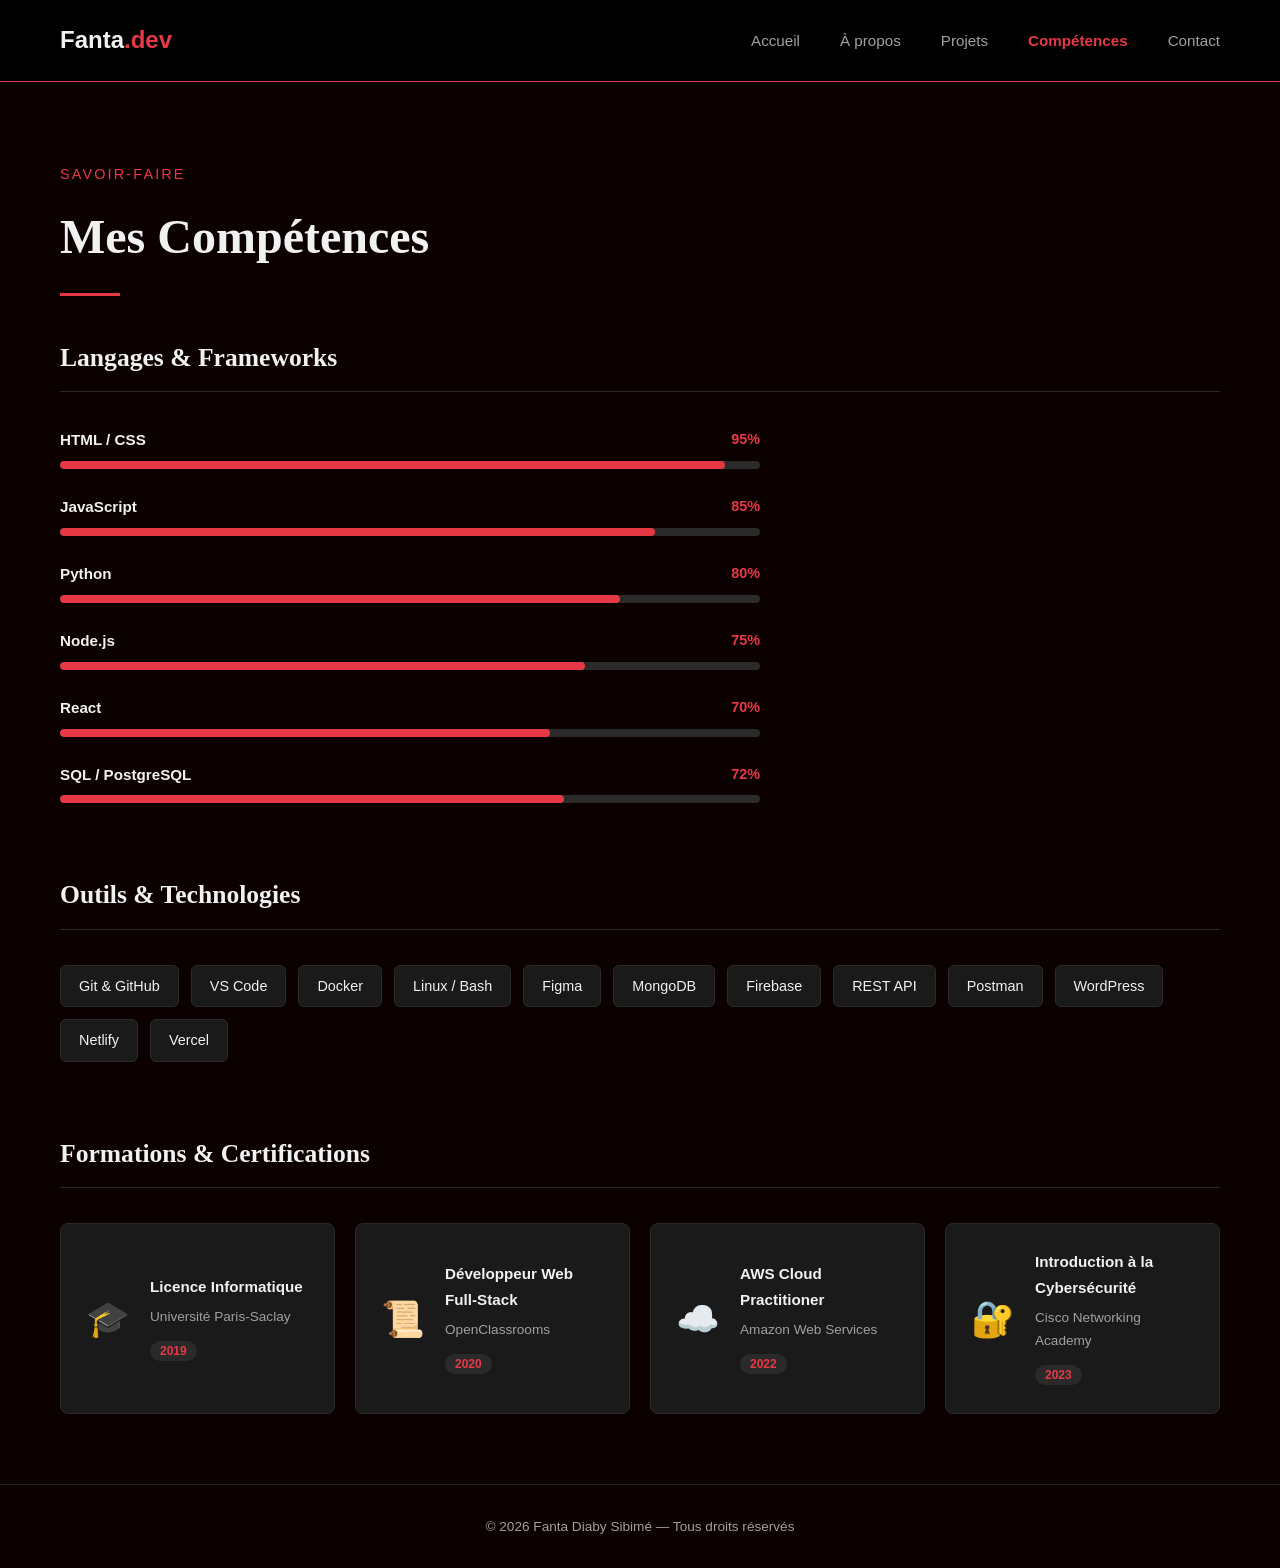
<file: Mini-projet Web1 S2/4-compétence.html>
﻿<!DOCTYPE html>
<html lang="fr">
<head>
  <meta charset="UTF-8">
  <meta name="viewport" content="width=device-width, initial-scale=1.0">
  <title>Compétences — Fanta Diaby Sibimé</title>
  <link rel="stylesheet" href="css/4-style.css">
</head>
<body>
  <!-- En-tête : logo + navigation -->
  <nav>
    <div class="nav-logo">Fanta<span>.dev</span></div>
    <div class="hamburger" id="hamburger">
      <span></span>
      <span></span>
      <span></span>
    </div>
    <ul class="nav-liens" id="nav-liens">
      <li><a href="1-indix.html">Accueil</a></li>
      <li><a href="2-propos.html">À propos</a></li>
      <li><a href="3-projet.html">Projets</a></li>
      <li><a href="4-compétence.html" class="actif">Compétences</a></li>
      <li><a href="5-contact.html">Contact</a></li>
    </ul>
  </nav>
  <main>
    <section class="page-entete">
      <p class="label-rouge">Savoir-faire</p>
      <h1 class="page-titre">Mes Compétences</h1>
      <div class="ligne-rouge"></div>
    </section>
    <section class="comp-section animer">
      <h2 class="comp-titre">Langages & Frameworks</h2>
      <div class="barres">
        <div class="barre-item">
          <div class="barre-info">
            <span class="barre-nom">HTML / CSS</span>
            <span class="barre-pct">95%</span>
          </div>
          <div class="barre-fond"><div class="barre-remplissage" data-largeur="95"></div></div>
        </div>
        <div class="barre-item">
          <div class="barre-info">
            <span class="barre-nom">JavaScript</span>
            <span class="barre-pct">85%</span>
          </div>
          <div class="barre-fond"><div class="barre-remplissage" data-largeur="85"></div></div>
        </div>
        <div class="barre-item">
          <div class="barre-info">
            <span class="barre-nom">Python</span>
            <span class="barre-pct">80%</span>
          </div>
          <div class="barre-fond"><div class="barre-remplissage" data-largeur="80"></div></div>
        </div>
        <div class="barre-item">
          <div class="barre-info">
            <span class="barre-nom">Node.js</span>
            <span class="barre-pct">75%</span>
          </div>
          <div class="barre-fond"><div class="barre-remplissage" data-largeur="75"></div></div>
        </div>
        <div class="barre-item">
          <div class="barre-info">
            <span class="barre-nom">React</span>
            <span class="barre-pct">70%</span>
          </div>
          <div class="barre-fond"><div class="barre-remplissage" data-largeur="70"></div></div>
        </div>
        <div class="barre-item">
          <div class="barre-info">
            <span class="barre-nom">SQL / PostgreSQL</span>
            <span class="barre-pct">72%</span>
          </div>
          <div class="barre-fond"><div class="barre-remplissage" data-largeur="72"></div></div>
        </div>
      </div>
    </section>
    <section class="comp-section">
      <h2 class="comp-titre">Outils & Technologies</h2>
      <div class="badges-grille">
        <span class="badge">Git & GitHub</span>
        <span class="badge">VS Code</span>
        <span class="badge">Docker</span>
        <span class="badge">Linux / Bash</span>
        <span class="badge">Figma</span>
        <span class="badge">MongoDB</span>
        <span class="badge">Firebase</span>
        <span class="badge">REST API</span>
        <span class="badge">Postman</span>
        <span class="badge">WordPress</span>
        <span class="badge">Netlify</span>
        <span class="badge">Vercel</span>
      </div>
    </section>
    <section class="comp-section">
      <h2 class="comp-titre">Formations & Certifications</h2>
      <div class="certifs-grille">
        <div class="certif-carte">
          <div class="certif-icone">🎓</div>
          <div class="certif-infos">
            <h3 class="certif-titre">Licence Informatique</h3>
            <p class="certif-organisme">Université Paris-Saclay</p>
            <span class="certif-annee">2019</span>
          </div>
        </div>
        <div class="certif-carte">
          <div class="certif-icone">📜</div>
          <div class="certif-infos">
            <h3 class="certif-titre">Développeur Web Full-Stack</h3>
            <p class="certif-organisme">OpenClassrooms</p>
            <span class="certif-annee">2020</span>
          </div>
        </div>
        <div class="certif-carte">
          <div class="certif-icone">☁️</div>
          <div class="certif-infos">
            <h3 class="certif-titre">AWS Cloud Practitioner</h3>
            <p class="certif-organisme">Amazon Web Services</p>
            <span class="certif-annee">2022</span>
          </div>
        </div>
        <div class="certif-carte">
          <div class="certif-icone">🔐</div>
          <div class="certif-infos">
            <h3 class="certif-titre">Introduction à la Cybersécurité</h3>
            <p class="certif-organisme">Cisco Networking Academy</p>
            <span class="certif-annee">2023</span>
          </div>
        </div>
      </div>
    </section>
  </main>
  <footer>
    <p>© 2026 Fanta Diaby Sibimé — Tous droits réservés</p>
  </footer>
  <script src="JS_SCRIPT/script.js"></script>
</body>
</html>
</file>
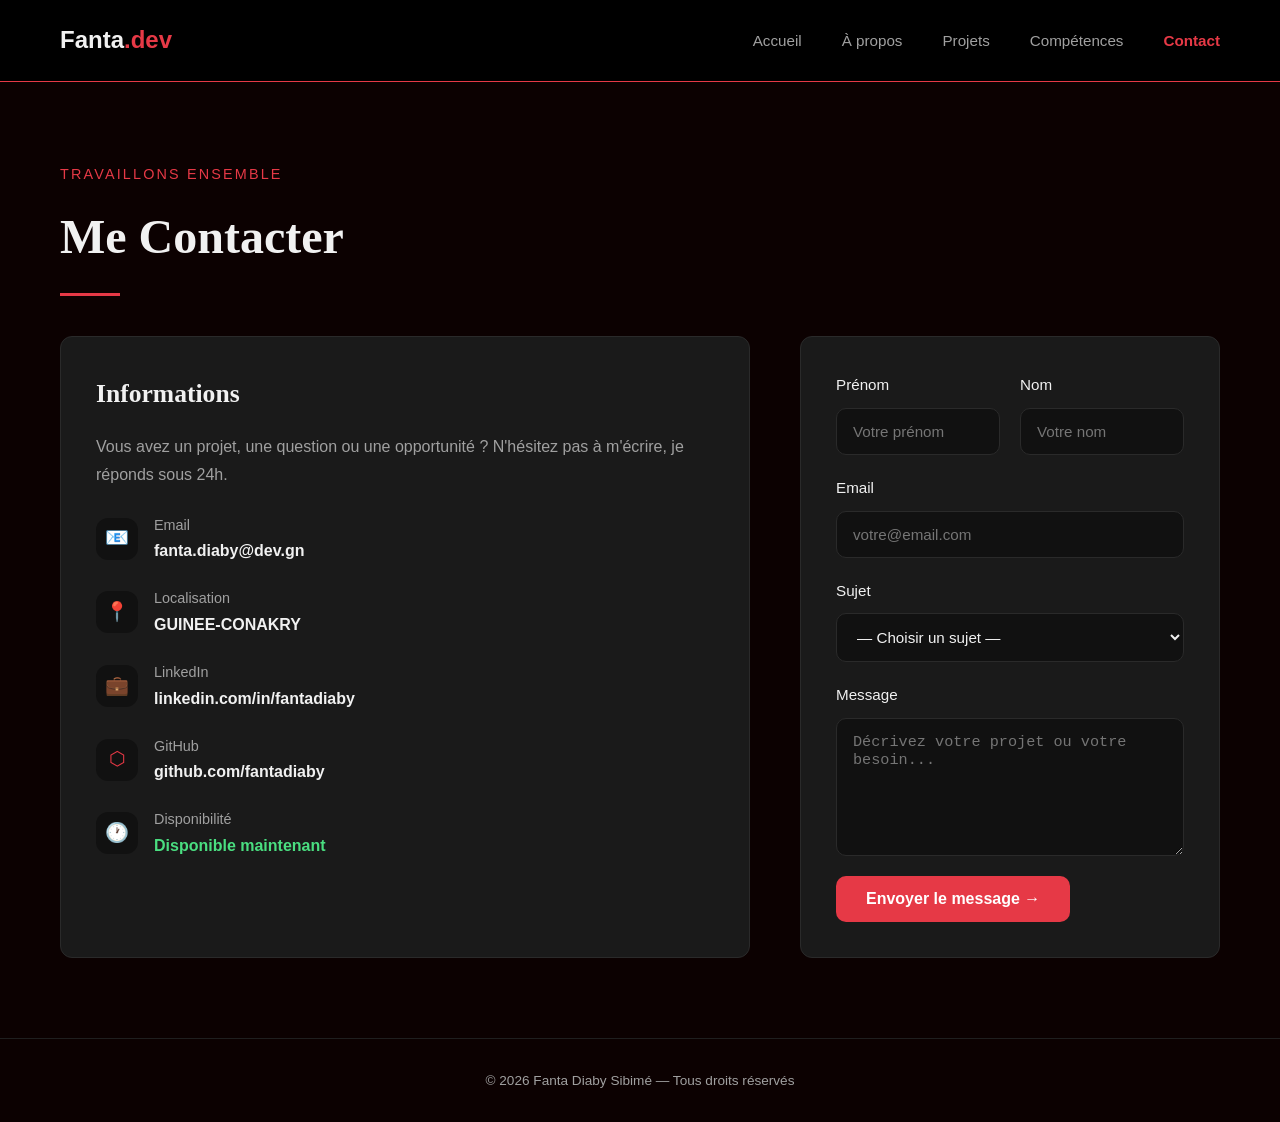
<file: Mini-projet Web1 S2/5-contact.html>
﻿<!DOCTYPE html>
<html lang="fr">
<head>
  <meta charset="UTF-8">
  <meta name="viewport" content="width=device-width, initial-scale=1.0">
  <title>Contact — Fanta Diaby Sibimé</title>
  <link rel="stylesheet" href="css/5-style.css">
</head>
<body>
  <!-- En-tête : logo + navigation -->
  <nav>
    <div class="nav-logo">Fanta<span>.dev</span></div>
    <div class="hamburger" id="hamburger">
      <span></span>
      <span></span>
      <span></span>
    </div>
    <ul class="nav-liens" id="nav-liens">
      <li><a href="1-indix.html">Accueil</a></li>
      <li><a href="2-propos.html">À propos</a></li>
      <li><a href="3-projet.html">Projets</a></li>
      <li><a href="4-compétence.html">Compétences</a></li>
      <li><a href="5-contact.html" class="actif">Contact</a></li>
    </ul>
  </nav>
  <main>
    <section class="page-entete">
      <p class="label-rouge">Travaillons ensemble</p>
      <h1 class="page-titre">Me Contacter</h1>
      <div class="ligne-rouge"></div>
    </section>
    <section class="contact-grille">
      <div class="contact-gauche animer">
        <h2 class="contact-sous-titre">Informations</h2>
        <p class="contact-intro">Vous avez un projet, une question ou une opportunité ? N'hésitez pas à m'écrire, je réponds sous 24h.</p>
        <div class="info-contact">
          <div class="info-icone">📧</div>
          <div>
            <p class="info-label">Email</p>
            <p class="info-valeur">fanta.diaby@dev.gn</p>
          </div>
        </div>
        <div class="info-contact">
          <div class="info-icone">📍</div>
          <div>
            <p class="info-label">Localisation</p>
            <p class="info-valeur">GUINEE-CONAKRY</p>
          </div>
        </div>
        <div class="info-contact">
          <div class="info-icone">💼</div>
          <div>
            <p class="info-label">LinkedIn</p>
            <p class="info-valeur">linkedin.com/in/fantadiaby</p>
          </div>
        </div>
        <div class="info-contact">
          <div class="info-icone">⬡</div>
          <div>
            <p class="info-label">GitHub</p>
            <p class="info-valeur">github.com/fantadiaby</p>
          </div>
        </div>
        <div class="info-contact">
          <div class="info-icone">🕐</div>
          <div>
            <p class="info-label">Disponibilité</p>
            <p class="info-valeur disponible">Disponible maintenant</p>
          </div>
        </div>
      </div>
      <div class="contact-droite animer">
        <div class="formulaire" id="formulaire">
          <div class="champs-ligne">
            <div class="champ-groupe">
              <label for="prenom">Prénom</label>
              <input type="text" id="prenom" placeholder="Votre prénom" />
            </div>
            <div class="champ-groupe">
              <label for="nom">Nom</label>
              <input type="text" id="nom" placeholder="Votre nom" />
            </div>
          </div>
          <div class="champ-groupe">
            <label for="email">Email</label>
            <input type="email" id="email" placeholder="votre@email.com" />
          </div>
          <div class="champ-groupe">
            <label for="sujet">Sujet</label>
            <select id="sujet">
              <option value="">— Choisir un sujet —</option>
              <option value="projet">Proposition de projet</option>
              <option value="freelance">Mission freelance</option>
              <option value="collaboration">Collaboration</option>
              <option value="autre">Autre</option>
            </select>
          </div>
          <div class="champ-groupe">
            <label for="message">Message</label>
            <textarea id="message" rows="6" placeholder="Décrivez votre projet ou votre besoin..."></textarea>
          </div>
          <button class="btn btn-principal" id="btn-envoyer">Envoyer le message →</button>
        </div>
        <div class="message-succes" id="message-succes">
          <div class="succes-icone">✓</div>
          <h3>Message envoyé !</h3>
          <p>Merci pour votre message. Je vous répondrai sous 24h.</p>
        </div>
      </div>
    </section>
  </main>
  <footer>
    <p>© 2026 Fanta Diaby Sibimé — Tous droits réservés</p>
  </footer>
  <script src="JS_SCRIPT/script.js"></script>
</body>
</html>
</file>
<file: css/index.css>
/* Variables CSS pour définir les couleurs et polices du site */
:root {
  --couleur-fond:      #0c0101;
  --couleur-principale:#E63946;
  --couleur-texte:     #F1F1F1;
  --couleur-gris:      #A0A0A0;
  --couleur-carte:     #1A1A1A;
  --police-titre:      'Georgia', serif;
  --police-texte:      'Arial', sans-serif;
}

/* Reset des marges et padding pour tous les éléments */
* {
  margin: 0;
  padding: 0;
  box-sizing: border-box;
}

/* Styles de base pour le corps de la page */
body {
  background-color: var(--couleur-fond);
  color: var(--couleur-texte);
  font-family: var(--police-texte);
  line-height: 1.7;
}

/* Styles pour la barre de navigation */
nav {
  display: flex;
  justify-content: space-between;
  align-items: center;
  padding: 20px 60px;
  background-color: #000;
  border-bottom: 1px solid var(--couleur-principale);
  position: sticky;
  top: 0;
  z-index: 100;
}

/* Styles pour le logo de navigation */
.nav-logo {
  font-size: 1.5rem;
  font-weight: bold;
  color: var(--couleur-texte);
}

.nav-logo span {
  color: var(--couleur-principale);
}

/* Styles pour la liste des liens de navigation */
.nav-liens {
  list-style: none;
  display: flex;
  gap: 40px;
}

.nav-liens a {
  color: var(--couleur-gris);
  text-decoration: none;
  font-size: 0.95rem;
  transition: color 0.3s;
}

.nav-liens a:hover {
  color: var(--couleur-texte);
}

.nav-liens a.actif {
  color: var(--couleur-principale);
  font-weight: bold;
}

.nav-liens a {
  color: var(--couleur-gris);
  text-decoration: none;
  font-size: 0.95rem;
  transition: color 0.3s;
}

.nav-liens a:hover {
  color: var(--couleur-texte);
}

.nav-liens a.actif {
  color: var(--couleur-principale);
  font-weight: bold;
}

/* Styles pour la section hero principale */
.hero {
  min-height: 90vh;
  display: flex;
  flex-direction: column;
  justify-content: center;
  padding: 0 60px;
}

.hero-bonjour {
  font-family: var(--police-texte);
  font-size: 1.1rem;
  color: var(--couleur-principale);
  text-transform: uppercase;
  letter-spacing: 0.15em;
  margin-bottom: 10px;
}

.hero-nom {
  font-family: var(--police-titre);
  font-size: 4rem;
  color: var(--couleur-texte);
  margin-bottom: 10px;
  line-height: 1.1;
}

.hero-metier {
  font-size: 1.8rem;
  color: var(--couleur-principale);
  margin-bottom: 20px;
  font-weight: normal;
}

.hero-description {
  font-size: 1.1rem;
  color: var(--couleur-gris);
  max-width: 550px;
  margin-bottom: 40px;
}

.hero-buttons {
  display: flex;
  gap: 20px;
}

/* Styles pour les boutons */
.btn {
  padding: 14px 32px;
  border-radius: 4px;
  font-size: 1rem;
  font-weight: bold;
  text-decoration: none;
  transition: all 0.3s;
  cursor: pointer;
}

.btn-principal {
  background-color: var(--couleur-principale);
  color: #fff;
  border: 2px solid var(--couleur-principale);
}

.btn-principal:hover {
  background-color: transparent;
  color: var(--couleur-principale);
}

.btn-secondaire,
.btn-outline {
  background-color: transparent;
  color: var(--couleur-texte);
  border: 2px solid #444;
}

.btn-secondaire:hover,
.btn-outline:hover {
  border-color: var(--couleur-principale);
  color: var(--couleur-principale);
}

/* Styles pour le pied de page */
footer {
  text-align: center;
  padding: 30px;
  color: var(--couleur-gris);
  font-size: 0.85rem;
  border-top: 1px solid #1f1f1f;
}

/* Styles pour le menu hamburger */
.hamburger {
  display: none;
  flex-direction: column;
  cursor: pointer;
}

.hamburger span {
  width: 25px;
  height: 3px;
  background: var(--couleur-texte);
  margin: 3px 0;
  transition: 0.3s;
}

/* Media queries pour responsivité */
@media (max-width: 768px) {
  nav {
    padding: 20px 30px;
  }

  .nav-liens {
    gap: 20px;
  }

  .hero {
    padding: 0 30px;
  }

  .hero-nom {
    font-size: 3rem;
  }

  .hero-metier {
    font-size: 1.5rem;
  }

  .hero-description {
    font-size: 1rem;
  }

  .hero-buttons {
    flex-direction: column;
    gap: 15px;
  }
}

@media (max-width: 480px) {
  .hamburger {
    display: flex;
  }

  .nav-liens {
    display: none;
    position: absolute;
    top: 100%;
    left: 0;
    width: 100%;
    background-color: #000;
    flex-direction: column;
    gap: 0;
    padding: 20px 0;
    border-top: 1px solid var(--couleur-principale);
  }

  .nav-liens.active {
    display: flex;
  }

  .nav-liens li {
    text-align: center;
    padding: 10px 0;
  }

  .hero {
    padding: 0 20px;
    text-align: center;
  }

  .hero-nom {
    font-size: 2.5rem;
  }

  .hero-metier {
    font-size: 1.3rem;
  }

  .hero-description {
    max-width: none;
  }

  .hero-buttons {
    flex-direction: column;
    align-items: center;
  }

  .btn {
    width: 100%;
    text-align: center;
  }
}
</file>
<file: css/competence.css>
﻿/* Variables CSS pour définir les couleurs et polices du site */
:root {
  --couleur-fond:      #0c0101;
  --couleur-principale:#E63946;
  --couleur-texte:     #F1F1F1;
  --couleur-gris:      #A0A0A0;
  --couleur-carte:     #1A1A1A;
  --police-titre:      'Georgia', serif;
  --police-texte:      'Arial', sans-serif;
}

/* Reset des marges et padding pour tous les éléments */
* {
  margin: 0;
  padding: 0;
  box-sizing: border-box;
}

/* Styles de base pour le corps de la page */
body {
  background-color: var(--couleur-fond);
  color: var(--couleur-texte);
  font-family: var(--police-texte);
  line-height: 1.7;
}

/* Styles pour la barre de navigation */
nav {
  display: flex;
  justify-content: space-between;
  align-items: center;
  padding: 20px 60px;
  background-color: #000;
  border-bottom: 1px solid var(--couleur-principale);
  position: sticky;
  top: 0;
  z-index: 100;
}

/* Styles pour le logo de navigation */
.nav-logo {
  font-size: 1.5rem;
  font-weight: bold;
  color: var(--couleur-texte);
}

.nav-logo span {
  color: var(--couleur-principale);
}

/* Styles pour la liste des liens de navigation */
.nav-liens {
  list-style: none;
  display: flex;
  gap: 40px;
}

.nav-liens a {
  color: var(--couleur-gris);
  text-decoration: none;
  font-size: 0.95rem;
  transition: color 0.3s;
}

.nav-liens a:hover {
  color: var(--couleur-texte);
}

.nav-liens a.actif {
  color: var(--couleur-principale);
  font-weight: bold;
}

/* Styles pour l'en-tête de page */
.page-entete {
  padding: 80px 60px 40px;
}

.label-rouge {
  color: var(--couleur-principale);
  font-size: 0.9rem;
  letter-spacing: 0.15em;
  text-transform: uppercase;
  margin-bottom: 10px;
}

.page-titre {
  font-family: var(--police-titre);
  font-size: 3rem;
  color: var(--couleur-texte);
  margin-bottom: 15px;
}

.ligne-rouge {
  width: 60px;
  height: 3px;
  background-color: var(--couleur-principale);
}

/* Styles pour le pied de page */
footer {
  text-align: center;
  padding: 30px;
  color: var(--couleur-gris);
  font-size: 0.85rem;
  border-top: 1px solid #1f1f1f;
}

/* Styles pour les sections de compétences */
.comp-section {
  padding: 0 60px 70px;
}

.comp-titre {
  font-family: var(--police-titre);
  font-size: 1.6rem;
  color: var(--couleur-texte);
  margin-bottom: 35px;
  padding-bottom: 12px;
  border-bottom: 1px solid #2a2a2a;
}

/* Styles pour les barres de compétences */
.barres {
  display: flex;
  flex-direction: column;
  gap: 25px;
  max-width: 700px;
}

.barre-info {
  display: flex;
  justify-content: space-between;
  margin-bottom: 8px;
}

.barre-nom {
  color: var(--couleur-texte);
  font-size: 0.95rem;
  font-weight: 600;
}

.barre-pct {
  color: var(--couleur-principale);
  font-size: 0.9rem;
  font-weight: bold;
}

.barre-fond {
  width: 100%;
  height: 8px;
  background-color: #2a2a2a;
  border-radius: 999px;
  overflow: hidden;
}

.barre-remplissage {
  height: 100%;
  width: 0;
  background-color: var(--couleur-principale);
  border-radius: 999px;
  transition: width 1.2s ease;
}

/* Styles pour la grille des badges */
.badges-grille {
  display: flex;
  flex-wrap: wrap;
  gap: 12px;
}

.badge {
  background-color: var(--couleur-carte);
  border: 1px solid #2a2a2a;
  color: var(--couleur-texte);
  font-size: 0.9rem;
  padding: 8px 18px;
  border-radius: 6px;
  transition: border-color 0.3s, color 0.3s;
  cursor: default;
}

.badge:hover {
  border-color: var(--couleur-principale);
  color: var(--couleur-principale);
}

/* Styles pour la grille des certifications */
.certifs-grille {
  display: grid;
  grid-template-columns: repeat(auto-fill, minmax(260px, 1fr));
  gap: 20px;
}

.certif-carte {
  background-color: var(--couleur-carte);
  border: 1px solid #2a2a2a;
  border-radius: 8px;
  padding: 25px;
  display: flex;
  align-items: center;
  gap: 20px;
  transition: border-color 0.3s, transform 0.3s;
}

.certif-carte:hover {
  border-color: var(--couleur-principale);
  transform: translateY(-4px);
}

.certif-icone {
  font-size: 2.2rem;
  flex-shrink: 0;
}

.certif-titre {
  color: var(--couleur-texte);
  font-size: 0.95rem;
  margin-bottom: 5px;
}

.certif-organisme {
  color: var(--couleur-gris);
  font-size: 0.85rem;
  margin-bottom: 8px;
}

.certif-annee {
  background-color: #2a2a2a;
  color: var(--couleur-principale);
  font-size: 0.75rem;
  font-weight: bold;
  padding: 3px 10px;
  border-radius: 999px;
}

/* Styles pour le menu hamburger */
.hamburger {
  display: none;
  flex-direction: column;
  cursor: pointer;
}

.hamburger span {
  width: 25px;
  height: 3px;
  background: var(--couleur-texte);
  margin: 3px 0;
  transition: 0.3s;
}

/* Media queries pour responsivité */
@media (max-width: 768px) {
  nav {
    padding: 20px 30px;
  }

  .nav-liens {
    gap: 20px;
  }

  .page-entete {
    padding: 0 30px;
  }

  .page-titre {
    font-size: 2.5rem;
  }

  .competences-section {
    padding: 0 30px;
  }

  .competences-grille {
    grid-template-columns: 1fr;
  }

  .certifs-grille {
    grid-template-columns: 1fr;
  }
}

@media (max-width: 480px) {
  .hamburger {
    display: flex;
  }

  .nav-liens {
    display: none;
    position: absolute;
    top: 100%;
    left: 0;
    width: 100%;
    background-color: #000;
    flex-direction: column;
    gap: 0;
    padding: 20px 0;
    border-top: 1px solid var(--couleur-principale);
  }

  .nav-liens.active {
    display: flex;
  }

  .nav-liens li {
    text-align: center;
    padding: 10px 0;
  }

  .page-entete {
    padding: 0 20px;
    text-align: center;
  }

  .page-titre {
    font-size: 2rem;
  }

  .competences-section {
    padding: 0 20px;
  }

  .certifs-grille {
    gap: 15px;
  }

  .certif-carte {
    padding: 20px;
    gap: 15px;
  }
}
</file>
<file: css/contact.css>
﻿/* Variables CSS pour définir les couleurs et polices du site */
:root {
  --couleur-fond:      #0c0101;
  --couleur-principale:#E63946;
  --couleur-texte:     #F1F1F1;
  --couleur-gris:      #A0A0A0;
  --couleur-carte:     #1A1A1A;
  --police-titre:      'Georgia', serif;
  --police-texte:      'Arial', sans-serif;
}

/* Reset des marges et padding pour tous les éléments */
* {
  margin: 0;
  padding: 0;
  box-sizing: border-box;
}

/* Styles de base pour le corps de la page */
body {
  background-color: var(--couleur-fond);
  color: var(--couleur-texte);
  font-family: var(--police-texte);
  line-height: 1.7;
}

/* Styles pour la barre de navigation */
nav {
  display: flex;
  justify-content: space-between;
  align-items: center;
  padding: 20px 60px;
  background-color: #000;
  border-bottom: 1px solid var(--couleur-principale);
  position: sticky;
  top: 0;
  z-index: 100;
}

/* Styles pour le logo de navigation */
.nav-logo {
  font-size: 1.5rem;
  font-weight: bold;
  color: var(--couleur-texte);
}

.nav-logo span {
  color: var(--couleur-principale);
}

/* Styles pour la liste des liens de navigation */
.nav-liens {
  list-style: none;
  display: flex;
  gap: 40px;
}

.nav-liens a {
  color: var(--couleur-gris);
  text-decoration: none;
  font-size: 0.95rem;
  transition: color 0.3s;
}

.nav-liens a:hover {
  color: var(--couleur-texte);
}

.nav-liens a.actif {
  color: var(--couleur-principale);
  font-weight: bold;
}

/* Styles pour l'en-tête de page */
.page-entete {
  padding: 80px 60px 40px;
}

.label-rouge {
  color: var(--couleur-principale);
  font-size: 0.9rem;
  letter-spacing: 0.15em;
  text-transform: uppercase;
  margin-bottom: 10px;
}

.page-titre {
  font-family: var(--police-titre);
  font-size: 3rem;
  color: var(--couleur-texte);
  margin-bottom: 15px;
}

.ligne-rouge {
  width: 60px;
  height: 3px;
  background-color: var(--couleur-principale);
}

/* Styles pour la grille de contact */
.contact-grille {
  display: grid;
  grid-template-columns: 1fr minmax(360px, 420px);
  gap: 50px;
  padding: 0 60px 80px;
}

.contact-gauche,
.contact-droite {
  background-color: var(--couleur-carte);
  border: 1px solid #2a2a2a;
  border-radius: 12px;
  padding: 35px;
}

/* Styles pour les sous-titres de contact */
.contact-sous-titre {
  font-family: var(--police-titre);
  font-size: 1.6rem;
  color: var(--couleur-texte);
  margin-bottom: 18px;
}

/* Styles pour l'introduction de contact */
.contact-intro {
  color: var(--couleur-gris);
  font-size: 1rem;
  margin-bottom: 25px;
}

/* Styles pour les informations de contact */
.info-contact {
  display: grid;
  grid-template-columns: auto 1fr;
  gap: 14px 16px;
  margin-bottom: 22px;
  align-items: center;
}

.info-icone {
  width: 42px;
  height: 42px;
  display: grid;
  place-items: center;
  font-size: 1.2rem;
  background-color: #111;
  border-radius: 12px;
  color: var(--couleur-principale);
}

.info-label {
  color: var(--couleur-gris);
  font-size: 0.9rem;
}

.info-valeur {
  color: var(--couleur-texte);
  font-weight: 600;
}

.disponible {
  color: #4ADE80 !important;
}

/* Styles pour le formulaire de contact */
.formulaire {
  display: grid;
  gap: 20px;
}

.champs-ligne {
  display: grid;
  grid-template-columns: repeat(2, minmax(0, 1fr));
  gap: 20px;
}

.champ-groupe {
  display: grid;
  gap: 10px;
}

.champ-groupe label {
  color: var(--couleur-texte);
  font-size: 0.95rem;
}

.champ-groupe input,
.champ-groupe textarea,
.champ-groupe select {
  width: 100%;
  border: 1px solid #2a2a2a;
  border-radius: 10px;
  background-color: #111;
  color: var(--couleur-texte);
  padding: 14px 16px;
  font-size: 0.95rem;
}

.champ-groupe input:focus,
.champ-groupe textarea:focus,
.champ-groupe select:focus {
  outline: 2px solid var(--couleur-principale);
}

button#btn-envoyer {
  width: fit-content;
  padding: 14px 30px;
  border: none;
  border-radius: 10px;
  background-color: var(--couleur-principale);
  color: #fff;
  font-size: 1rem;
  font-weight: bold;
  cursor: pointer;
  transition: transform 0.25s, opacity 0.25s;
}

button#btn-envoyer:hover {
  transform: translateY(-2px);
  opacity: 0.95;
}

/* Styles pour le message de succès */
.message-succes {
  display: none;
  background-color: #111;
  border: 1px solid #2a2a2a;
  border-radius: 12px;
  padding: 35px;
  color: var(--couleur-texte);
}

.succes-icone {
  width: 48px;
  height: 48px;
  display: grid;
  place-items: center;
  margin-bottom: 20px;
  font-size: 1.6rem;
  color: var(--couleur-principale);
}

.message-succes h3 {
  margin-bottom: 10px;
  font-size: 1.25rem;
}

.message-succes p {
  color: var(--couleur-gris);
}

/* Styles pour le pied de page */
footer {
  text-align: center;
  padding: 30px;
  color: var(--couleur-gris);
  font-size: 0.85rem;
  border-top: 1px solid #1f1f1f;
}

/* Styles pour le menu hamburger */
.hamburger {
  display: none;
  flex-direction: column;
  cursor: pointer;
}

.hamburger span {
  width: 25px;
  height: 3px;
  background: var(--couleur-texte);
  margin: 3px 0;
  transition: 0.3s;
}

/* Media queries pour responsivité */
@media (max-width: 768px) {
  nav {
    padding: 20px 30px;
  }

  .nav-liens {
    gap: 20px;
  }

  .page-entete {
    padding: 0 30px;
  }

  .page-titre {
    font-size: 2.5rem;
  }

  .contact-section {
    padding: 0 30px;
  }

  .contact-grille {
    grid-template-columns: 1fr;
    gap: 30px;
  }

  .formulaire {
    max-width: none;
  }
}

@media (max-width: 480px) {
  .hamburger {
    display: flex;
  }

  .nav-liens {
    display: none;
    position: absolute;
    top: 100%;
    left: 0;
    width: 100%;
    background-color: #000;
    flex-direction: column;
    gap: 0;
    padding: 20px 0;
    border-top: 1px solid var(--couleur-principale);
  }

  .nav-liens.active {
    display: flex;
  }

  .nav-liens li {
    text-align: center;
    padding: 10px 0;
  }

  .page-entete {
    padding: 0 20px;
    text-align: center;
  }

  .page-titre {
    font-size: 2rem;
  }

  .contact-section {
    padding: 0 20px;
  }

  .contact-grille {
    gap: 20px;
  }

  .formulaire {
    padding: 25px;
  }

  .form-groupe {
    margin-bottom: 20px;
  }

  .btn {
    width: 100%;
  }
}
</file>
<file: css/projet.css>
﻿/* Variables CSS pour définir les couleurs et polices du site */
:root {
  --couleur-fond:      #0c0101;
  --couleur-principale:#E63946;
  --couleur-texte:     #F1F1F1;
  --couleur-gris:      #A0A0A0;
  --couleur-carte:     #1A1A1A;
  --police-titre:      'Georgia', serif;
  --police-texte:      'Arial', sans-serif;
}

/* Reset des marges et padding pour tous les éléments */
* {
  margin: 0;
  padding: 0;
  box-sizing: border-box;
}

/* Styles de base pour le corps de la page */
body {
  background-color: var(--couleur-fond);
  color: var(--couleur-texte);
  font-family: var(--police-texte);
  line-height: 1.7;
}

/* Styles pour la barre de navigation */
nav {
  display: flex;
  justify-content: space-between;
  align-items: center;
  padding: 20px 60px;
  background-color: #000;
  border-bottom: 1px solid var(--couleur-principale);
  position: sticky;
  top: 0;
  z-index: 100;
}

/* Styles pour le logo de navigation */
.nav-logo {
  font-size: 1.5rem;
  font-weight: bold;
  color: var(--couleur-texte);
}

.nav-logo span {
  color: var(--couleur-principale);
}

/* Styles pour la liste des liens de navigation */
.nav-liens {
  list-style: none;
  display: flex;
  gap: 40px;
}

.nav-liens a {
  color: var(--couleur-gris);
  text-decoration: none;
  font-size: 0.95rem;
  transition: color 0.3s;
}

.nav-liens a:hover {
  color: var(--couleur-texte);
}

.nav-liens a.actif {
  color: var(--couleur-principale);
  font-weight: bold;
}

/* Styles pour l'en-tête de page */
.page-entete {
  padding: 80px 60px 40px;
}

.label-rouge {
  color: var(--couleur-principale);
  font-size: 0.9rem;
  letter-spacing: 0.15em;
  text-transform: uppercase;
  margin-bottom: 10px;
}

.page-titre {
  font-family: var(--police-titre);
  font-size: 3rem;
  color: var(--couleur-texte);
  margin-bottom: 15px;
}

.ligne-rouge {
  width: 60px;
  height: 3px;
  background-color: var(--couleur-principale);
}

/* Styles pour le pied de page */
footer {
  text-align: center;
  padding: 30px;
  color: var(--couleur-gris);
  font-size: 0.85rem;
  border-top: 1px solid #1f1f1f;
}

/* Styles pour la grille des projets */
.projets-grille {
  display: grid;
  grid-template-columns: repeat(auto-fill, minmax(320px, 1fr));
  gap: 25px;
  padding: 0 60px 100px;
}

/* Styles pour les cartes de projet */
.carte {
  background-color: var(--couleur-carte);
  border: 1px solid #2a2a2a;
  border-radius: 8px;
  overflow: hidden;
  display: flex;
  flex-direction: column;
  transition: transform 0.3s, border-color 0.3s;
}

.carte:hover {
  transform: translateY(-6px);
  border-color: var(--couleur-principale);
}

/* Styles pour l'en-tête coloré des cartes */
.carte-entete {
  height: 8px;
}

.rouge  { background-color: #E63946; }
.bleu   { background-color: #1A4FBF; }
.vert   { background-color: #0F766E; }
.orange { background-color: #B45309; }
.violet { background-color: #7C3AED; }

/* Styles pour le corps des cartes */
.carte-corps {
  padding: 25px;
  flex: 1;
}

/* Styles pour les tags des technologies */
.carte-tags {
  display: flex;
  flex-wrap: wrap;
  gap: 8px;
  margin-bottom: 15px;
}

.tag {
  background-color: #2a2a2a;
  color: var(--couleur-principale);
  font-size: 0.72rem;
  padding: 4px 10px;
  border-radius: 999px;
  font-weight: bold;
  letter-spacing: 0.05em;
}

/* Styles pour les titres des cartes */
.carte-titre {
  font-family: var(--police-titre);
  font-size: 1.2rem;
  color: var(--couleur-texte);
  margin-bottom: 12px;
}

/* Styles pour les descriptions des cartes */
.carte-description {
  color: var(--couleur-gris);
  font-size: 0.92rem;
  line-height: 1.7;
}

/* Styles pour le pied des cartes (liens) */
.carte-pied {
  padding: 15px 25px;
  border-top: 1px solid #2a2a2a;
  display: flex;
  gap: 20px;
}

.carte-lien {
  color: var(--couleur-principale);
  text-decoration: none;
  font-size: 0.82rem;
  font-weight: bold;
  transition: opacity 0.2s;
}

.carte-lien:hover {
  opacity: 0.7;
}

/* Styles pour le menu hamburger */
.hamburger {
  display: none;
  flex-direction: column;
  cursor: pointer;
}

.hamburger span {
  width: 25px;
  height: 3px;
  background: var(--couleur-texte);
  margin: 3px 0;
  transition: 0.3s;
}

/* Media queries pour responsivité */
@media (max-width: 768px) {
  nav {
    padding: 20px 30px;
  }

  .nav-liens {
    gap: 20px;
  }

  .page-entete {
    padding: 0 30px;
  }

  .page-titre {
    font-size: 2.5rem;
  }

  .projets-grille {
    grid-template-columns: 1fr;
    padding: 0 30px 100px;
  }

  .carte {
    max-width: none;
  }
}

@media (max-width: 480px) {
  .hamburger {
    display: flex;
  }

  .nav-liens {
    display: none;
    position: absolute;
    top: 100%;
    left: 0;
    width: 100%;
    background-color: #000;
    flex-direction: column;
    gap: 0;
    padding: 20px 0;
    border-top: 1px solid var(--couleur-principale);
  }

  .nav-liens.active {
    display: flex;
  }

  .nav-liens li {
    text-align: center;
    padding: 10px 0;
  }

  .page-entete {
    padding: 0 20px;
    text-align: center;
  }

  .page-titre {
    font-size: 2rem;
  }

  .projets-grille {
    padding: 0 20px 100px;
  }

  .carte-pied {
    flex-direction: column;
    gap: 10px;
  }
}
</file>
<file: css/propos.css>
﻿/* Variables CSS pour définir les couleurs et polices du site */
:root {
  --couleur-fond:      #0c0101;
  --couleur-principale:#E63946;
  --couleur-texte:     #F1F1F1;
  --couleur-gris:      #A0A0A0;
  --couleur-carte:     #1A1A1A;
  --police-titre:      'Georgia', serif;
  --police-texte:      'Arial', sans-serif;
}

/* Reset des marges et padding pour tous les éléments */
* {
  margin: 0;
  padding: 0;
  box-sizing: border-box;
}

/* Styles de base pour le corps de la page */
body {
  background-color: var(--couleur-fond);
  color: var(--couleur-texte);
  font-family: var(--police-texte);
  line-height: 1.7;
}

/* Styles pour la barre de navigation */
nav {
  display: flex;
  justify-content: space-between;
  align-items: center;
  padding: 20px 60px;
  background-color: #000;
  border-bottom: 1px solid var(--couleur-principale);
  position: sticky;
  top: 0;
  z-index: 100;
}

/* Styles pour le logo de navigation */
.nav-logo {
  font-size: 1.5rem;
  font-weight: bold;
  color: var(--couleur-texte);
}

.nav-logo span {
  color: var(--couleur-principale);
}

/* Styles pour la liste des liens de navigation */
.nav-liens {
  list-style: none;
  display: flex;
  gap: 40px;
}

.nav-liens a {
  color: var(--couleur-gris);
  text-decoration: none;
  font-size: 0.95rem;
  transition: color 0.3s;
}

.nav-liens a:hover {
  color: var(--couleur-texte);
}

.nav-liens a.actif {
  color: var(--couleur-principale);
  font-weight: bold;
}

/* Styles pour l'en-tête de page */
.page-entete {
  padding: 80px 60px 40px;
}

.label-rouge {
  color: var(--couleur-principale);
  font-size: 0.9rem;
  letter-spacing: 0.15em;
  text-transform: uppercase;
  margin-bottom: 10px;
}

.page-titre {
  font-family: var(--police-titre);
  font-size: 3rem;
  color: var(--couleur-texte);
  margin-bottom: 15px;
}

.ligne-rouge {
  width: 60px;
  height: 3px;
  background-color: var(--couleur-principale);
}

/* Styles pour le pied de page */
footer {
  text-align: center;
  padding: 30px;
  color: var(--couleur-gris);
  font-size: 0.85rem;
  border-top: 1px solid #1f1f1f;
}

/* Styles pour la grille de la section À propos */
.apropos-grille {
  display: grid;
  grid-template-columns: 300px 1fr;
  gap: 60px;
  padding: 0 60px 100px;
  align-items: start;
}

/* Styles pour la partie gauche de la grille (avatar et infos) */
.apropos-gauche {
  display: flex;
  flex-direction: column;
  align-items: center;
  gap: 25px;
  width: 300px;
}

/* Styles pour les sous-titres */
.sous-titre {
  font-family: var(--police-titre);
  font-size: 1.6rem;
  color: var(--couleur-texte);
  margin-bottom: 25px;
  padding-bottom: 10px;
  border-bottom: 1px solid #2a2a2a;
}

/* Styles pour l'avatar */
.avatar {
  width: 200px;
  height: 200px;
  border-radius: 50%;
  overflow: hidden;
  flex-shrink: 0;
  border: 3px solid var(--couleur-principale);
}

.avatar-image {
  width: 100%;
  height: 100%;
  object-fit: cover;
  display: block;
}

/* Styles pour la carte d'informations personnelles */
.avatar-infos {
  background-color: var(--couleur-carte);
  border: 1px solid #2a2a2a;
  border-radius: 8px;
  padding: 20px;
  width: 100%;
}

.info-ligne {
  display: flex;
  justify-content: space-between;
  padding: 10px 0;
  border-bottom: 1px solid #2a2a2a;
  font-size: 0.9rem;
}

.info-ligne:last-child {
  border-bottom: none;
}

.info-label {
  color: var(--couleur-gris);
}

.info-valeur {
  color: var(--couleur-texte);
  font-weight: 600;
}

.disponible {
  color: #4ADE80 !important;
}

/* Styles pour la partie droite de la grille (biographie et timeline) */
.apropos-droite {
  color: var(--couleur-gris);
  font-size: 1.05rem;
  margin-bottom: 20px;
  display: flex;
  flex-direction: column;
  gap: 30px;
  padding-left: 20px;
}

.apropos-droite h2 {
  margin-top: 0;
  font-family: var(--police-titre);
  font-size: 1.6rem;
  color: var(--couleur-texte);
  margin-bottom: 25px;
  padding-bottom: 10px;
  border-bottom: 1px solid #2a2a2a;
}

.apropos-droite p {
  margin-bottom: 20px;
}

/* Styles pour la timeline du parcours professionnel */
.timeline {
  position: relative;
  padding-left: 30px;
}

.timeline::before {
  content: '';
  position: absolute;
  left: 8px;
  top: 0;
  bottom: 0;
  width: 2px;
  background-color: #2a2a2a;
}

.timeline-element {
  display: flex;
  gap: 20px;
  margin-bottom: 35px;
  position: relative;
}

.timeline-point {
  width: 18px;
  height: 18px;
  border-radius: 50%;
  background-color: var(--couleur-principale);
  border: 3px solid var(--couleur-fond);
  position: absolute;
  left: -22px;
  top: 4px;
  flex-shrink: 0;
}

.timeline-annee {
  color: var(--couleur-principale);
  font-size: 0.8rem;
  font-weight: bold;
  letter-spacing: 0.05em;
  display: block;
  margin-bottom: 5px;
}

.timeline-poste {
  color: var(--couleur-texte);
  font-size: 1.05rem;
  margin-bottom: 4px;
}

.timeline-entreprise {
  color: var(--couleur-gris);
  font-size: 0.9rem;
}

/* Styles pour le menu hamburger */
.hamburger {
  display: none;
  flex-direction: column;
  cursor: pointer;
}

.hamburger span {
  width: 25px;
  height: 3px;
  background: var(--couleur-texte);
  margin: 3px 0;
  transition: 0.3s;
}

/* Media queries pour responsivité */
@media (max-width: 768px) {
  nav {
    padding: 20px 30px;
  }

  .nav-liens {
    gap: 20px;
  }

  .page-entete {
    padding: 0 30px;
  }

  .page-titre {
    font-size: 2.5rem;
  }

  .apropos-grille {
    grid-template-columns: 1fr;
    gap: 30px;
  }

  .timeline {
    padding: 0 30px;
  }

  .timeline-item {
    margin-bottom: 30px;
  }
}

@media (max-width: 480px) {
  .hamburger {
    display: flex;
  }

  .nav-liens {
    display: none;
    position: absolute;
    top: 100%;
    left: 0;
    width: 100%;
    background-color: #000;
    flex-direction: column;
    gap: 0;
    padding: 20px 0;
    border-top: 1px solid var(--couleur-principale);
  }

  .nav-liens.active {
    display: flex;
  }

  .nav-liens li {
    text-align: center;
    padding: 10px 0;
  }

  .page-entete {
    padding: 0 20px;
    text-align: center;
  }

  .page-titre {
    font-size: 2rem;
  }

  .apropos-grille {
    padding: 0 20px;
  }

  .timeline {
    padding: 0 20px;
  }
}
</file>
<file: Mini-projet Web1 S2/css/1-style.css>
/* Variables CSS pour définir les couleurs et polices du site */
:root {
  --couleur-fond:      #0c0101;
  --couleur-principale:#E63946;
  --couleur-texte:     #F1F1F1;
  --couleur-gris:      #A0A0A0;
  --couleur-carte:     #1A1A1A;
  --police-titre:      'Georgia', serif;
  --police-texte:      'Arial', sans-serif;
}

/* Reset des marges et padding pour tous les éléments */
* {
  margin: 0;
  padding: 0;
  box-sizing: border-box;
}

/* Styles de base pour le corps de la page */
body {
  background-color: var(--couleur-fond);
  color: var(--couleur-texte);
  font-family: var(--police-texte);
  line-height: 1.7;
}

/* Styles pour la barre de navigation */
nav {
  display: flex;
  justify-content: space-between;
  align-items: center;
  padding: 20px 60px;
  background-color: #000;
  border-bottom: 1px solid var(--couleur-principale);
  position: sticky;
  top: 0;
  z-index: 100;
}

/* Styles pour le logo de navigation */
.nav-logo {
  font-size: 1.5rem;
  font-weight: bold;
  color: var(--couleur-texte);
}

.nav-logo span {
  color: var(--couleur-principale);
}

/* Styles pour la liste des liens de navigation */
.nav-liens {
  list-style: none;
  display: flex;
  gap: 40px;
}

.nav-liens a {
  color: var(--couleur-gris);
  text-decoration: none;
  font-size: 0.95rem;
  transition: color 0.3s;
}

.nav-liens a:hover {
  color: var(--couleur-texte);
}

.nav-liens a.actif {
  color: var(--couleur-principale);
  font-weight: bold;
}

.nav-liens a {
  color: var(--couleur-gris);
  text-decoration: none;
  font-size: 0.95rem;
  transition: color 0.3s;
}

.nav-liens a:hover {
  color: var(--couleur-texte);
}

.nav-liens a.actif {
  color: var(--couleur-principale);
  font-weight: bold;
}

/* Styles pour la section hero principale */
.hero {
  min-height: 90vh;
  display: flex;
  flex-direction: column;
  justify-content: center;
  padding: 0 60px;
}

.hero-bonjour {
  font-family: var(--police-texte);
  font-size: 1.1rem;
  color: var(--couleur-principale);
  text-transform: uppercase;
  letter-spacing: 0.15em;
  margin-bottom: 10px;
}

.hero-nom {
  font-family: var(--police-titre);
  font-size: 4rem;
  color: var(--couleur-texte);
  margin-bottom: 10px;
  line-height: 1.1;
}

.hero-metier {
  font-size: 1.8rem;
  color: var(--couleur-principale);
  margin-bottom: 20px;
  font-weight: normal;
}

.hero-description {
  font-size: 1.1rem;
  color: var(--couleur-gris);
  max-width: 550px;
  margin-bottom: 40px;
}

.hero-buttons {
  display: flex;
  gap: 20px;
}

/* Styles pour les boutons */
.btn {
  padding: 14px 32px;
  border-radius: 4px;
  font-size: 1rem;
  font-weight: bold;
  text-decoration: none;
  transition: all 0.3s;
  cursor: pointer;
}

.btn-principal {
  background-color: var(--couleur-principale);
  color: #fff;
  border: 2px solid var(--couleur-principale);
}

.btn-principal:hover {
  background-color: transparent;
  color: var(--couleur-principale);
}

.btn-secondaire,
.btn-outline {
  background-color: transparent;
  color: var(--couleur-texte);
  border: 2px solid #444;
}

.btn-secondaire:hover,
.btn-outline:hover {
  border-color: var(--couleur-principale);
  color: var(--couleur-principale);
}

/* Styles pour le pied de page */
footer {
  text-align: center;
  padding: 30px;
  color: var(--couleur-gris);
  font-size: 0.85rem;
  border-top: 1px solid #1f1f1f;
}

/* Styles pour le menu hamburger */
.hamburger {
  display: none;
  flex-direction: column;
  cursor: pointer;
}

.hamburger span {
  width: 25px;
  height: 3px;
  background: var(--couleur-texte);
  margin: 3px 0;
  transition: 0.3s;
}

/* Media queries pour responsivité */
@media (max-width: 768px) {
  nav {
    padding: 20px 30px;
  }

  .nav-liens {
    gap: 20px;
  }

  .hero {
    padding: 0 30px;
  }

  .hero-nom {
    font-size: 3rem;
  }

  .hero-metier {
    font-size: 1.5rem;
  }

  .hero-description {
    font-size: 1rem;
  }

  .hero-buttons {
    flex-direction: column;
    gap: 15px;
  }
}

@media (max-width: 480px) {
  .hamburger {
    display: flex;
  }

  .nav-liens {
    display: none;
    position: absolute;
    top: 100%;
    left: 0;
    width: 100%;
    background-color: #000;
    flex-direction: column;
    gap: 0;
    padding: 20px 0;
    border-top: 1px solid var(--couleur-principale);
  }

  .nav-liens.active {
    display: flex;
  }

  .nav-liens li {
    text-align: center;
    padding: 10px 0;
  }

  .hero {
    padding: 0 20px;
    text-align: center;
  }

  .hero-nom {
    font-size: 2.5rem;
  }

  .hero-metier {
    font-size: 1.3rem;
  }

  .hero-description {
    max-width: none;
  }

  .hero-buttons {
    flex-direction: column;
    align-items: center;
  }

  .btn {
    width: 100%;
    text-align: center;
  }
}
</file>
<file: Mini-projet Web1 S2/css/2-style.css>
﻿/* Variables CSS pour définir les couleurs et polices du site */
:root {
  --couleur-fond:      #0c0101;
  --couleur-principale:#E63946;
  --couleur-texte:     #F1F1F1;
  --couleur-gris:      #A0A0A0;
  --couleur-carte:     #1A1A1A;
  --police-titre:      'Georgia', serif;
  --police-texte:      'Arial', sans-serif;
}

/* Reset des marges et padding pour tous les éléments */
* {
  margin: 0;
  padding: 0;
  box-sizing: border-box;
}

/* Styles de base pour le corps de la page */
body {
  background-color: var(--couleur-fond);
  color: var(--couleur-texte);
  font-family: var(--police-texte);
  line-height: 1.7;
}

/* Styles pour la barre de navigation */
nav {
  display: flex;
  justify-content: space-between;
  align-items: center;
  padding: 20px 60px;
  background-color: #000;
  border-bottom: 1px solid var(--couleur-principale);
  position: sticky;
  top: 0;
  z-index: 100;
}

/* Styles pour le logo de navigation */
.nav-logo {
  font-size: 1.5rem;
  font-weight: bold;
  color: var(--couleur-texte);
}

.nav-logo span {
  color: var(--couleur-principale);
}

/* Styles pour la liste des liens de navigation */
.nav-liens {
  list-style: none;
  display: flex;
  gap: 40px;
}

.nav-liens a {
  color: var(--couleur-gris);
  text-decoration: none;
  font-size: 0.95rem;
  transition: color 0.3s;
}

.nav-liens a:hover {
  color: var(--couleur-texte);
}

.nav-liens a.actif {
  color: var(--couleur-principale);
  font-weight: bold;
}

/* Styles pour l'en-tête de page */
.page-entete {
  padding: 80px 60px 40px;
}

.label-rouge {
  color: var(--couleur-principale);
  font-size: 0.9rem;
  letter-spacing: 0.15em;
  text-transform: uppercase;
  margin-bottom: 10px;
}

.page-titre {
  font-family: var(--police-titre);
  font-size: 3rem;
  color: var(--couleur-texte);
  margin-bottom: 15px;
}

.ligne-rouge {
  width: 60px;
  height: 3px;
  background-color: var(--couleur-principale);
}

/* Styles pour le pied de page */
footer {
  text-align: center;
  padding: 30px;
  color: var(--couleur-gris);
  font-size: 0.85rem;
  border-top: 1px solid #1f1f1f;
}

/* Styles pour la grille de la section À propos */
.apropos-grille {
  display: grid;
  grid-template-columns: 300px 1fr;
  gap: 60px;
  padding: 0 60px 100px;
  align-items: start;
}

/* Styles pour la partie gauche de la grille (avatar et infos) */
.apropos-gauche {
  display: flex;
  flex-direction: column;
  align-items: center;
  gap: 25px;
  width: 300px;
}

/* Styles pour les sous-titres */
.sous-titre {
  font-family: var(--police-titre);
  font-size: 1.6rem;
  color: var(--couleur-texte);
  margin-bottom: 25px;
  padding-bottom: 10px;
  border-bottom: 1px solid #2a2a2a;
}

/* Styles pour l'avatar */
.avatar {
  width: 200px;
  height: 200px;
  border-radius: 50%;
  overflow: hidden;
  flex-shrink: 0;
  border: 3px solid var(--couleur-principale);
}

.avatar-image {
  width: 100%;
  height: 100%;
  object-fit: cover;
  display: block;
}

/* Styles pour la carte d'informations personnelles */
.avatar-infos {
  background-color: var(--couleur-carte);
  border: 1px solid #2a2a2a;
  border-radius: 8px;
  padding: 20px;
  width: 100%;
}

.info-ligne {
  display: flex;
  justify-content: space-between;
  padding: 10px 0;
  border-bottom: 1px solid #2a2a2a;
  font-size: 0.9rem;
}

.info-ligne:last-child {
  border-bottom: none;
}

.info-label {
  color: var(--couleur-gris);
}

.info-valeur {
  color: var(--couleur-texte);
  font-weight: 600;
}

.disponible {
  color: #4ADE80 !important;
}

/* Styles pour la partie droite de la grille (biographie et timeline) */
.apropos-droite {
  color: var(--couleur-gris);
  font-size: 1.05rem;
  margin-bottom: 20px;
  display: flex;
  flex-direction: column;
  gap: 30px;
  padding-left: 20px;
}

.apropos-droite h2 {
  margin-top: 0;
  font-family: var(--police-titre);
  font-size: 1.6rem;
  color: var(--couleur-texte);
  margin-bottom: 25px;
  padding-bottom: 10px;
  border-bottom: 1px solid #2a2a2a;
}

.apropos-droite p {
  margin-bottom: 20px;
}

/* Styles pour la timeline du parcours professionnel */
.timeline {
  position: relative;
  padding-left: 30px;
}

.timeline::before {
  content: '';
  position: absolute;
  left: 8px;
  top: 0;
  bottom: 0;
  width: 2px;
  background-color: #2a2a2a;
}

.timeline-element {
  display: flex;
  gap: 20px;
  margin-bottom: 35px;
  position: relative;
}

.timeline-point {
  width: 18px;
  height: 18px;
  border-radius: 50%;
  background-color: var(--couleur-principale);
  border: 3px solid var(--couleur-fond);
  position: absolute;
  left: -22px;
  top: 4px;
  flex-shrink: 0;
}

.timeline-annee {
  color: var(--couleur-principale);
  font-size: 0.8rem;
  font-weight: bold;
  letter-spacing: 0.05em;
  display: block;
  margin-bottom: 5px;
}

.timeline-poste {
  color: var(--couleur-texte);
  font-size: 1.05rem;
  margin-bottom: 4px;
}

.timeline-entreprise {
  color: var(--couleur-gris);
  font-size: 0.9rem;
}

/* Styles pour le menu hamburger */
.hamburger {
  display: none;
  flex-direction: column;
  cursor: pointer;
}

.hamburger span {
  width: 25px;
  height: 3px;
  background: var(--couleur-texte);
  margin: 3px 0;
  transition: 0.3s;
}

/* Media queries pour responsivité */
@media (max-width: 768px) {
  nav {
    padding: 20px 30px;
  }

  .nav-liens {
    gap: 20px;
  }

  .page-entete {
    padding: 0 30px;
  }

  .page-titre {
    font-size: 2.5rem;
  }

  .apropos-grille {
    grid-template-columns: 1fr;
    gap: 30px;
  }

  .timeline {
    padding: 0 30px;
  }

  .timeline-item {
    margin-bottom: 30px;
  }
}

@media (max-width: 480px) {
  .hamburger {
    display: flex;
  }

  .nav-liens {
    display: none;
    position: absolute;
    top: 100%;
    left: 0;
    width: 100%;
    background-color: #000;
    flex-direction: column;
    gap: 0;
    padding: 20px 0;
    border-top: 1px solid var(--couleur-principale);
  }

  .nav-liens.active {
    display: flex;
  }

  .nav-liens li {
    text-align: center;
    padding: 10px 0;
  }

  .page-entete {
    padding: 0 20px;
    text-align: center;
  }

  .page-titre {
    font-size: 2rem;
  }

  .apropos-grille {
    padding: 0 20px;
  }

  .timeline {
    padding: 0 20px;
  }
}
</file>
<file: Mini-projet Web1 S2/css/3-style.css>
﻿/* Variables CSS pour définir les couleurs et polices du site */
:root {
  --couleur-fond:      #0c0101;
  --couleur-principale:#E63946;
  --couleur-texte:     #F1F1F1;
  --couleur-gris:      #A0A0A0;
  --couleur-carte:     #1A1A1A;
  --police-titre:      'Georgia', serif;
  --police-texte:      'Arial', sans-serif;
}

/* Reset des marges et padding pour tous les éléments */
* {
  margin: 0;
  padding: 0;
  box-sizing: border-box;
}

/* Styles de base pour le corps de la page */
body {
  background-color: var(--couleur-fond);
  color: var(--couleur-texte);
  font-family: var(--police-texte);
  line-height: 1.7;
}

/* Styles pour la barre de navigation */
nav {
  display: flex;
  justify-content: space-between;
  align-items: center;
  padding: 20px 60px;
  background-color: #000;
  border-bottom: 1px solid var(--couleur-principale);
  position: sticky;
  top: 0;
  z-index: 100;
}

/* Styles pour le logo de navigation */
.nav-logo {
  font-size: 1.5rem;
  font-weight: bold;
  color: var(--couleur-texte);
}

.nav-logo span {
  color: var(--couleur-principale);
}

/* Styles pour la liste des liens de navigation */
.nav-liens {
  list-style: none;
  display: flex;
  gap: 40px;
}

.nav-liens a {
  color: var(--couleur-gris);
  text-decoration: none;
  font-size: 0.95rem;
  transition: color 0.3s;
}

.nav-liens a:hover {
  color: var(--couleur-texte);
}

.nav-liens a.actif {
  color: var(--couleur-principale);
  font-weight: bold;
}

/* Styles pour l'en-tête de page */
.page-entete {
  padding: 80px 60px 40px;
}

.label-rouge {
  color: var(--couleur-principale);
  font-size: 0.9rem;
  letter-spacing: 0.15em;
  text-transform: uppercase;
  margin-bottom: 10px;
}

.page-titre {
  font-family: var(--police-titre);
  font-size: 3rem;
  color: var(--couleur-texte);
  margin-bottom: 15px;
}

.ligne-rouge {
  width: 60px;
  height: 3px;
  background-color: var(--couleur-principale);
}

/* Styles pour le pied de page */
footer {
  text-align: center;
  padding: 30px;
  color: var(--couleur-gris);
  font-size: 0.85rem;
  border-top: 1px solid #1f1f1f;
}

/* Styles pour la grille des projets */
.projets-grille {
  display: grid;
  grid-template-columns: repeat(auto-fill, minmax(320px, 1fr));
  gap: 25px;
  padding: 0 60px 100px;
}

/* Styles pour les cartes de projet */
.carte {
  background-color: var(--couleur-carte);
  border: 1px solid #2a2a2a;
  border-radius: 8px;
  overflow: hidden;
  display: flex;
  flex-direction: column;
  transition: transform 0.3s, border-color 0.3s;
}

.carte:hover {
  transform: translateY(-6px);
  border-color: var(--couleur-principale);
}

/* Styles pour l'en-tête coloré des cartes */
.carte-entete {
  height: 8px;
}

.rouge  { background-color: #E63946; }
.bleu   { background-color: #1A4FBF; }
.vert   { background-color: #0F766E; }
.orange { background-color: #B45309; }
.violet { background-color: #7C3AED; }

/* Styles pour le corps des cartes */
.carte-corps {
  padding: 25px;
  flex: 1;
}

/* Styles pour les tags des technologies */
.carte-tags {
  display: flex;
  flex-wrap: wrap;
  gap: 8px;
  margin-bottom: 15px;
}

.tag {
  background-color: #2a2a2a;
  color: var(--couleur-principale);
  font-size: 0.72rem;
  padding: 4px 10px;
  border-radius: 999px;
  font-weight: bold;
  letter-spacing: 0.05em;
}

/* Styles pour les titres des cartes */
.carte-titre {
  font-family: var(--police-titre);
  font-size: 1.2rem;
  color: var(--couleur-texte);
  margin-bottom: 12px;
}

/* Styles pour les descriptions des cartes */
.carte-description {
  color: var(--couleur-gris);
  font-size: 0.92rem;
  line-height: 1.7;
}

/* Styles pour le pied des cartes (liens) */
.carte-pied {
  padding: 15px 25px;
  border-top: 1px solid #2a2a2a;
  display: flex;
  gap: 20px;
}

.carte-lien {
  color: var(--couleur-principale);
  text-decoration: none;
  font-size: 0.82rem;
  font-weight: bold;
  transition: opacity 0.2s;
}

.carte-lien:hover {
  opacity: 0.7;
}

/* Styles pour le menu hamburger */
.hamburger {
  display: none;
  flex-direction: column;
  cursor: pointer;
}

.hamburger span {
  width: 25px;
  height: 3px;
  background: var(--couleur-texte);
  margin: 3px 0;
  transition: 0.3s;
}

/* Media queries pour responsivité */
@media (max-width: 768px) {
  nav {
    padding: 20px 30px;
  }

  .nav-liens {
    gap: 20px;
  }

  .page-entete {
    padding: 0 30px;
  }

  .page-titre {
    font-size: 2.5rem;
  }

  .projets-grille {
    grid-template-columns: 1fr;
    padding: 0 30px 100px;
  }

  .carte {
    max-width: none;
  }
}

@media (max-width: 480px) {
  .hamburger {
    display: flex;
  }

  .nav-liens {
    display: none;
    position: absolute;
    top: 100%;
    left: 0;
    width: 100%;
    background-color: #000;
    flex-direction: column;
    gap: 0;
    padding: 20px 0;
    border-top: 1px solid var(--couleur-principale);
  }

  .nav-liens.active {
    display: flex;
  }

  .nav-liens li {
    text-align: center;
    padding: 10px 0;
  }

  .page-entete {
    padding: 0 20px;
    text-align: center;
  }

  .page-titre {
    font-size: 2rem;
  }

  .projets-grille {
    padding: 0 20px 100px;
  }

  .carte-pied {
    flex-direction: column;
    gap: 10px;
  }
}
</file>
<file: Mini-projet Web1 S2/css/4-style.css>
﻿/* Variables CSS pour définir les couleurs et polices du site */
:root {
  --couleur-fond:      #0c0101;
  --couleur-principale:#E63946;
  --couleur-texte:     #F1F1F1;
  --couleur-gris:      #A0A0A0;
  --couleur-carte:     #1A1A1A;
  --police-titre:      'Georgia', serif;
  --police-texte:      'Arial', sans-serif;
}

/* Reset des marges et padding pour tous les éléments */
* {
  margin: 0;
  padding: 0;
  box-sizing: border-box;
}

/* Styles de base pour le corps de la page */
body {
  background-color: var(--couleur-fond);
  color: var(--couleur-texte);
  font-family: var(--police-texte);
  line-height: 1.7;
}

/* Styles pour la barre de navigation */
nav {
  display: flex;
  justify-content: space-between;
  align-items: center;
  padding: 20px 60px;
  background-color: #000;
  border-bottom: 1px solid var(--couleur-principale);
  position: sticky;
  top: 0;
  z-index: 100;
}

/* Styles pour le logo de navigation */
.nav-logo {
  font-size: 1.5rem;
  font-weight: bold;
  color: var(--couleur-texte);
}

.nav-logo span {
  color: var(--couleur-principale);
}

/* Styles pour la liste des liens de navigation */
.nav-liens {
  list-style: none;
  display: flex;
  gap: 40px;
}

.nav-liens a {
  color: var(--couleur-gris);
  text-decoration: none;
  font-size: 0.95rem;
  transition: color 0.3s;
}

.nav-liens a:hover {
  color: var(--couleur-texte);
}

.nav-liens a.actif {
  color: var(--couleur-principale);
  font-weight: bold;
}

/* Styles pour l'en-tête de page */
.page-entete {
  padding: 80px 60px 40px;
}

.label-rouge {
  color: var(--couleur-principale);
  font-size: 0.9rem;
  letter-spacing: 0.15em;
  text-transform: uppercase;
  margin-bottom: 10px;
}

.page-titre {
  font-family: var(--police-titre);
  font-size: 3rem;
  color: var(--couleur-texte);
  margin-bottom: 15px;
}

.ligne-rouge {
  width: 60px;
  height: 3px;
  background-color: var(--couleur-principale);
}

/* Styles pour le pied de page */
footer {
  text-align: center;
  padding: 30px;
  color: var(--couleur-gris);
  font-size: 0.85rem;
  border-top: 1px solid #1f1f1f;
}

/* Styles pour les sections de compétences */
.comp-section {
  padding: 0 60px 70px;
}

.comp-titre {
  font-family: var(--police-titre);
  font-size: 1.6rem;
  color: var(--couleur-texte);
  margin-bottom: 35px;
  padding-bottom: 12px;
  border-bottom: 1px solid #2a2a2a;
}

/* Styles pour les barres de compétences */
.barres {
  display: flex;
  flex-direction: column;
  gap: 25px;
  max-width: 700px;
}

.barre-info {
  display: flex;
  justify-content: space-between;
  margin-bottom: 8px;
}

.barre-nom {
  color: var(--couleur-texte);
  font-size: 0.95rem;
  font-weight: 600;
}

.barre-pct {
  color: var(--couleur-principale);
  font-size: 0.9rem;
  font-weight: bold;
}

.barre-fond {
  width: 100%;
  height: 8px;
  background-color: #2a2a2a;
  border-radius: 999px;
  overflow: hidden;
}

.barre-remplissage {
  height: 100%;
  width: 0;
  background-color: var(--couleur-principale);
  border-radius: 999px;
  transition: width 1.2s ease;
}

/* Styles pour la grille des badges */
.badges-grille {
  display: flex;
  flex-wrap: wrap;
  gap: 12px;
}

.badge {
  background-color: var(--couleur-carte);
  border: 1px solid #2a2a2a;
  color: var(--couleur-texte);
  font-size: 0.9rem;
  padding: 8px 18px;
  border-radius: 6px;
  transition: border-color 0.3s, color 0.3s;
  cursor: default;
}

.badge:hover {
  border-color: var(--couleur-principale);
  color: var(--couleur-principale);
}

/* Styles pour la grille des certifications */
.certifs-grille {
  display: grid;
  grid-template-columns: repeat(auto-fill, minmax(260px, 1fr));
  gap: 20px;
}

.certif-carte {
  background-color: var(--couleur-carte);
  border: 1px solid #2a2a2a;
  border-radius: 8px;
  padding: 25px;
  display: flex;
  align-items: center;
  gap: 20px;
  transition: border-color 0.3s, transform 0.3s;
}

.certif-carte:hover {
  border-color: var(--couleur-principale);
  transform: translateY(-4px);
}

.certif-icone {
  font-size: 2.2rem;
  flex-shrink: 0;
}

.certif-titre {
  color: var(--couleur-texte);
  font-size: 0.95rem;
  margin-bottom: 5px;
}

.certif-organisme {
  color: var(--couleur-gris);
  font-size: 0.85rem;
  margin-bottom: 8px;
}

.certif-annee {
  background-color: #2a2a2a;
  color: var(--couleur-principale);
  font-size: 0.75rem;
  font-weight: bold;
  padding: 3px 10px;
  border-radius: 999px;
}

/* Styles pour le menu hamburger */
.hamburger {
  display: none;
  flex-direction: column;
  cursor: pointer;
}

.hamburger span {
  width: 25px;
  height: 3px;
  background: var(--couleur-texte);
  margin: 3px 0;
  transition: 0.3s;
}

/* Media queries pour responsivité */
@media (max-width: 768px) {
  nav {
    padding: 20px 30px;
  }

  .nav-liens {
    gap: 20px;
  }

  .page-entete {
    padding: 0 30px;
  }

  .page-titre {
    font-size: 2.5rem;
  }

  .competences-section {
    padding: 0 30px;
  }

  .competences-grille {
    grid-template-columns: 1fr;
  }

  .certifs-grille {
    grid-template-columns: 1fr;
  }
}

@media (max-width: 480px) {
  .hamburger {
    display: flex;
  }

  .nav-liens {
    display: none;
    position: absolute;
    top: 100%;
    left: 0;
    width: 100%;
    background-color: #000;
    flex-direction: column;
    gap: 0;
    padding: 20px 0;
    border-top: 1px solid var(--couleur-principale);
  }

  .nav-liens.active {
    display: flex;
  }

  .nav-liens li {
    text-align: center;
    padding: 10px 0;
  }

  .page-entete {
    padding: 0 20px;
    text-align: center;
  }

  .page-titre {
    font-size: 2rem;
  }

  .competences-section {
    padding: 0 20px;
  }

  .certifs-grille {
    gap: 15px;
  }

  .certif-carte {
    padding: 20px;
    gap: 15px;
  }
}
</file>
<file: Mini-projet Web1 S2/css/5-style.css>
﻿/* Variables CSS pour définir les couleurs et polices du site */
:root {
  --couleur-fond:      #0c0101;
  --couleur-principale:#E63946;
  --couleur-texte:     #F1F1F1;
  --couleur-gris:      #A0A0A0;
  --couleur-carte:     #1A1A1A;
  --police-titre:      'Georgia', serif;
  --police-texte:      'Arial', sans-serif;
}

/* Reset des marges et padding pour tous les éléments */
* {
  margin: 0;
  padding: 0;
  box-sizing: border-box;
}

/* Styles de base pour le corps de la page */
body {
  background-color: var(--couleur-fond);
  color: var(--couleur-texte);
  font-family: var(--police-texte);
  line-height: 1.7;
}

/* Styles pour la barre de navigation */
nav {
  display: flex;
  justify-content: space-between;
  align-items: center;
  padding: 20px 60px;
  background-color: #000;
  border-bottom: 1px solid var(--couleur-principale);
  position: sticky;
  top: 0;
  z-index: 100;
}

/* Styles pour le logo de navigation */
.nav-logo {
  font-size: 1.5rem;
  font-weight: bold;
  color: var(--couleur-texte);
}

.nav-logo span {
  color: var(--couleur-principale);
}

/* Styles pour la liste des liens de navigation */
.nav-liens {
  list-style: none;
  display: flex;
  gap: 40px;
}

.nav-liens a {
  color: var(--couleur-gris);
  text-decoration: none;
  font-size: 0.95rem;
  transition: color 0.3s;
}

.nav-liens a:hover {
  color: var(--couleur-texte);
}

.nav-liens a.actif {
  color: var(--couleur-principale);
  font-weight: bold;
}

/* Styles pour l'en-tête de page */
.page-entete {
  padding: 80px 60px 40px;
}

.label-rouge {
  color: var(--couleur-principale);
  font-size: 0.9rem;
  letter-spacing: 0.15em;
  text-transform: uppercase;
  margin-bottom: 10px;
}

.page-titre {
  font-family: var(--police-titre);
  font-size: 3rem;
  color: var(--couleur-texte);
  margin-bottom: 15px;
}

.ligne-rouge {
  width: 60px;
  height: 3px;
  background-color: var(--couleur-principale);
}

/* Styles pour la grille de contact */
.contact-grille {
  display: grid;
  grid-template-columns: 1fr minmax(360px, 420px);
  gap: 50px;
  padding: 0 60px 80px;
}

.contact-gauche,
.contact-droite {
  background-color: var(--couleur-carte);
  border: 1px solid #2a2a2a;
  border-radius: 12px;
  padding: 35px;
}

/* Styles pour les sous-titres de contact */
.contact-sous-titre {
  font-family: var(--police-titre);
  font-size: 1.6rem;
  color: var(--couleur-texte);
  margin-bottom: 18px;
}

/* Styles pour l'introduction de contact */
.contact-intro {
  color: var(--couleur-gris);
  font-size: 1rem;
  margin-bottom: 25px;
}

/* Styles pour les informations de contact */
.info-contact {
  display: grid;
  grid-template-columns: auto 1fr;
  gap: 14px 16px;
  margin-bottom: 22px;
  align-items: center;
}

.info-icone {
  width: 42px;
  height: 42px;
  display: grid;
  place-items: center;
  font-size: 1.2rem;
  background-color: #111;
  border-radius: 12px;
  color: var(--couleur-principale);
}

.info-label {
  color: var(--couleur-gris);
  font-size: 0.9rem;
}

.info-valeur {
  color: var(--couleur-texte);
  font-weight: 600;
}

.disponible {
  color: #4ADE80 !important;
}

/* Styles pour le formulaire de contact */
.formulaire {
  display: grid;
  gap: 20px;
}

.champs-ligne {
  display: grid;
  grid-template-columns: repeat(2, minmax(0, 1fr));
  gap: 20px;
}

.champ-groupe {
  display: grid;
  gap: 10px;
}

.champ-groupe label {
  color: var(--couleur-texte);
  font-size: 0.95rem;
}

.champ-groupe input,
.champ-groupe textarea,
.champ-groupe select {
  width: 100%;
  border: 1px solid #2a2a2a;
  border-radius: 10px;
  background-color: #111;
  color: var(--couleur-texte);
  padding: 14px 16px;
  font-size: 0.95rem;
}

.champ-groupe input:focus,
.champ-groupe textarea:focus,
.champ-groupe select:focus {
  outline: 2px solid var(--couleur-principale);
}

button#btn-envoyer {
  width: fit-content;
  padding: 14px 30px;
  border: none;
  border-radius: 10px;
  background-color: var(--couleur-principale);
  color: #fff;
  font-size: 1rem;
  font-weight: bold;
  cursor: pointer;
  transition: transform 0.25s, opacity 0.25s;
}

button#btn-envoyer:hover {
  transform: translateY(-2px);
  opacity: 0.95;
}

/* Styles pour le message de succès */
.message-succes {
  display: none;
  background-color: #111;
  border: 1px solid #2a2a2a;
  border-radius: 12px;
  padding: 35px;
  color: var(--couleur-texte);
}

.succes-icone {
  width: 48px;
  height: 48px;
  display: grid;
  place-items: center;
  margin-bottom: 20px;
  font-size: 1.6rem;
  color: var(--couleur-principale);
}

.message-succes h3 {
  margin-bottom: 10px;
  font-size: 1.25rem;
}

.message-succes p {
  color: var(--couleur-gris);
}

/* Styles pour le pied de page */
footer {
  text-align: center;
  padding: 30px;
  color: var(--couleur-gris);
  font-size: 0.85rem;
  border-top: 1px solid #1f1f1f;
}

/* Styles pour le menu hamburger */
.hamburger {
  display: none;
  flex-direction: column;
  cursor: pointer;
}

.hamburger span {
  width: 25px;
  height: 3px;
  background: var(--couleur-texte);
  margin: 3px 0;
  transition: 0.3s;
}

/* Media queries pour responsivité */
@media (max-width: 768px) {
  nav {
    padding: 20px 30px;
  }

  .nav-liens {
    gap: 20px;
  }

  .page-entete {
    padding: 0 30px;
  }

  .page-titre {
    font-size: 2.5rem;
  }

  .contact-section {
    padding: 0 30px;
  }

  .contact-grille {
    grid-template-columns: 1fr;
    gap: 30px;
  }

  .formulaire {
    max-width: none;
  }
}

@media (max-width: 480px) {
  .hamburger {
    display: flex;
  }

  .nav-liens {
    display: none;
    position: absolute;
    top: 100%;
    left: 0;
    width: 100%;
    background-color: #000;
    flex-direction: column;
    gap: 0;
    padding: 20px 0;
    border-top: 1px solid var(--couleur-principale);
  }

  .nav-liens.active {
    display: flex;
  }

  .nav-liens li {
    text-align: center;
    padding: 10px 0;
  }

  .page-entete {
    padding: 0 20px;
    text-align: center;
  }

  .page-titre {
    font-size: 2rem;
  }

  .contact-section {
    padding: 0 20px;
  }

  .contact-grille {
    gap: 20px;
  }

  .formulaire {
    padding: 25px;
  }

  .form-groupe {
    margin-bottom: 20px;
  }

  .btn {
    width: 100%;
  }
}
</file>
